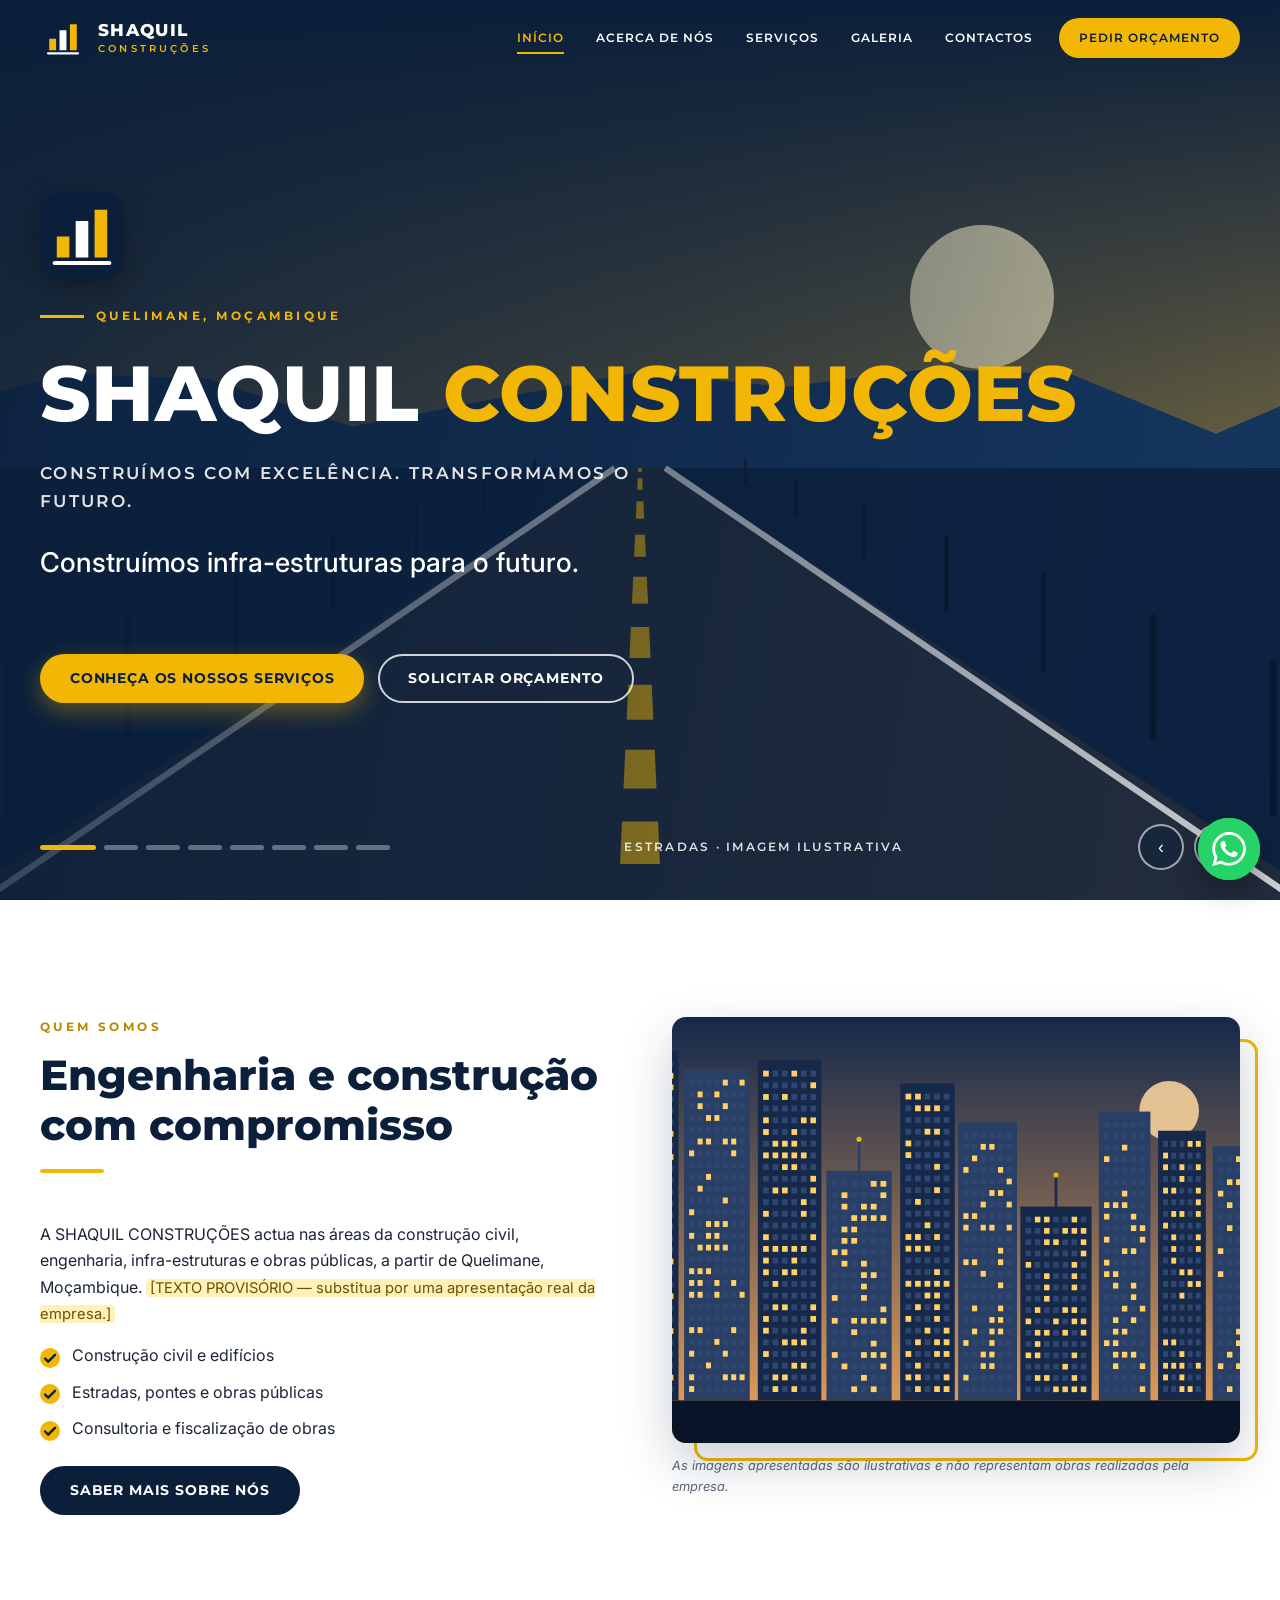
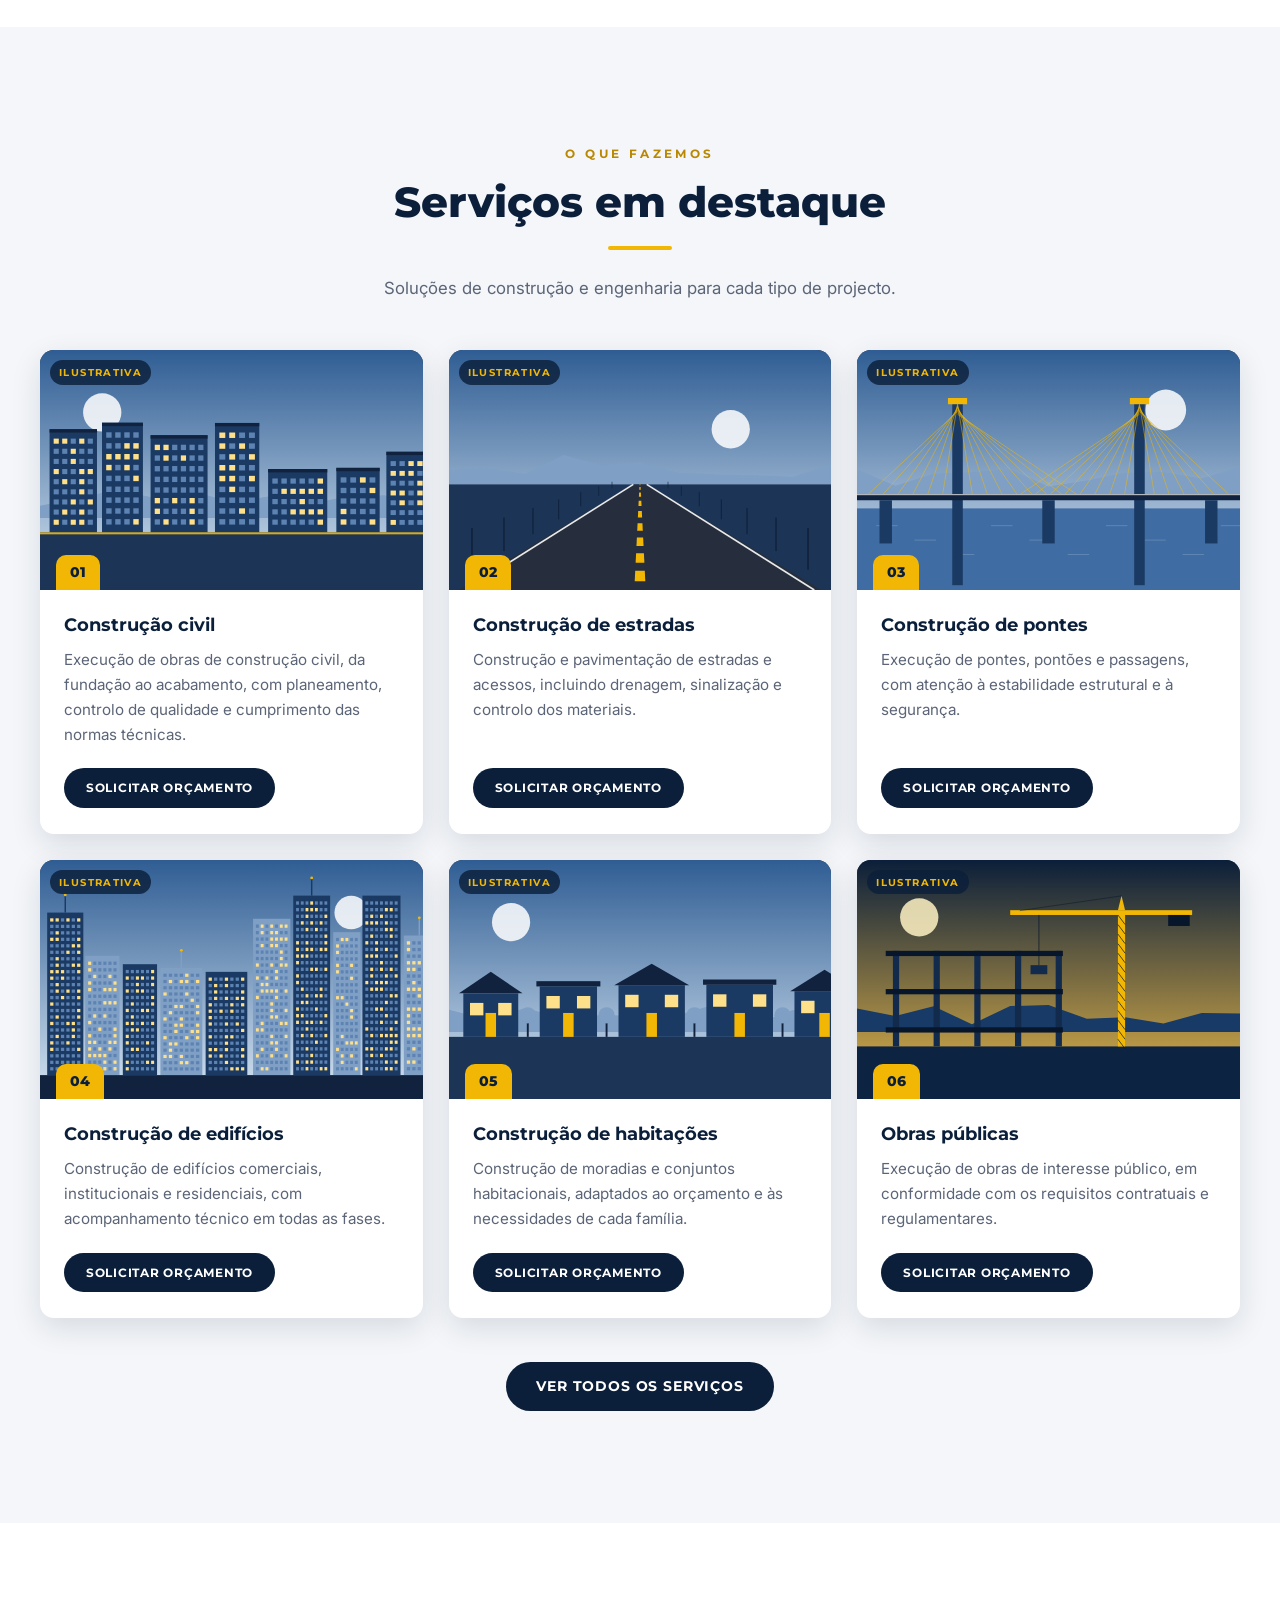
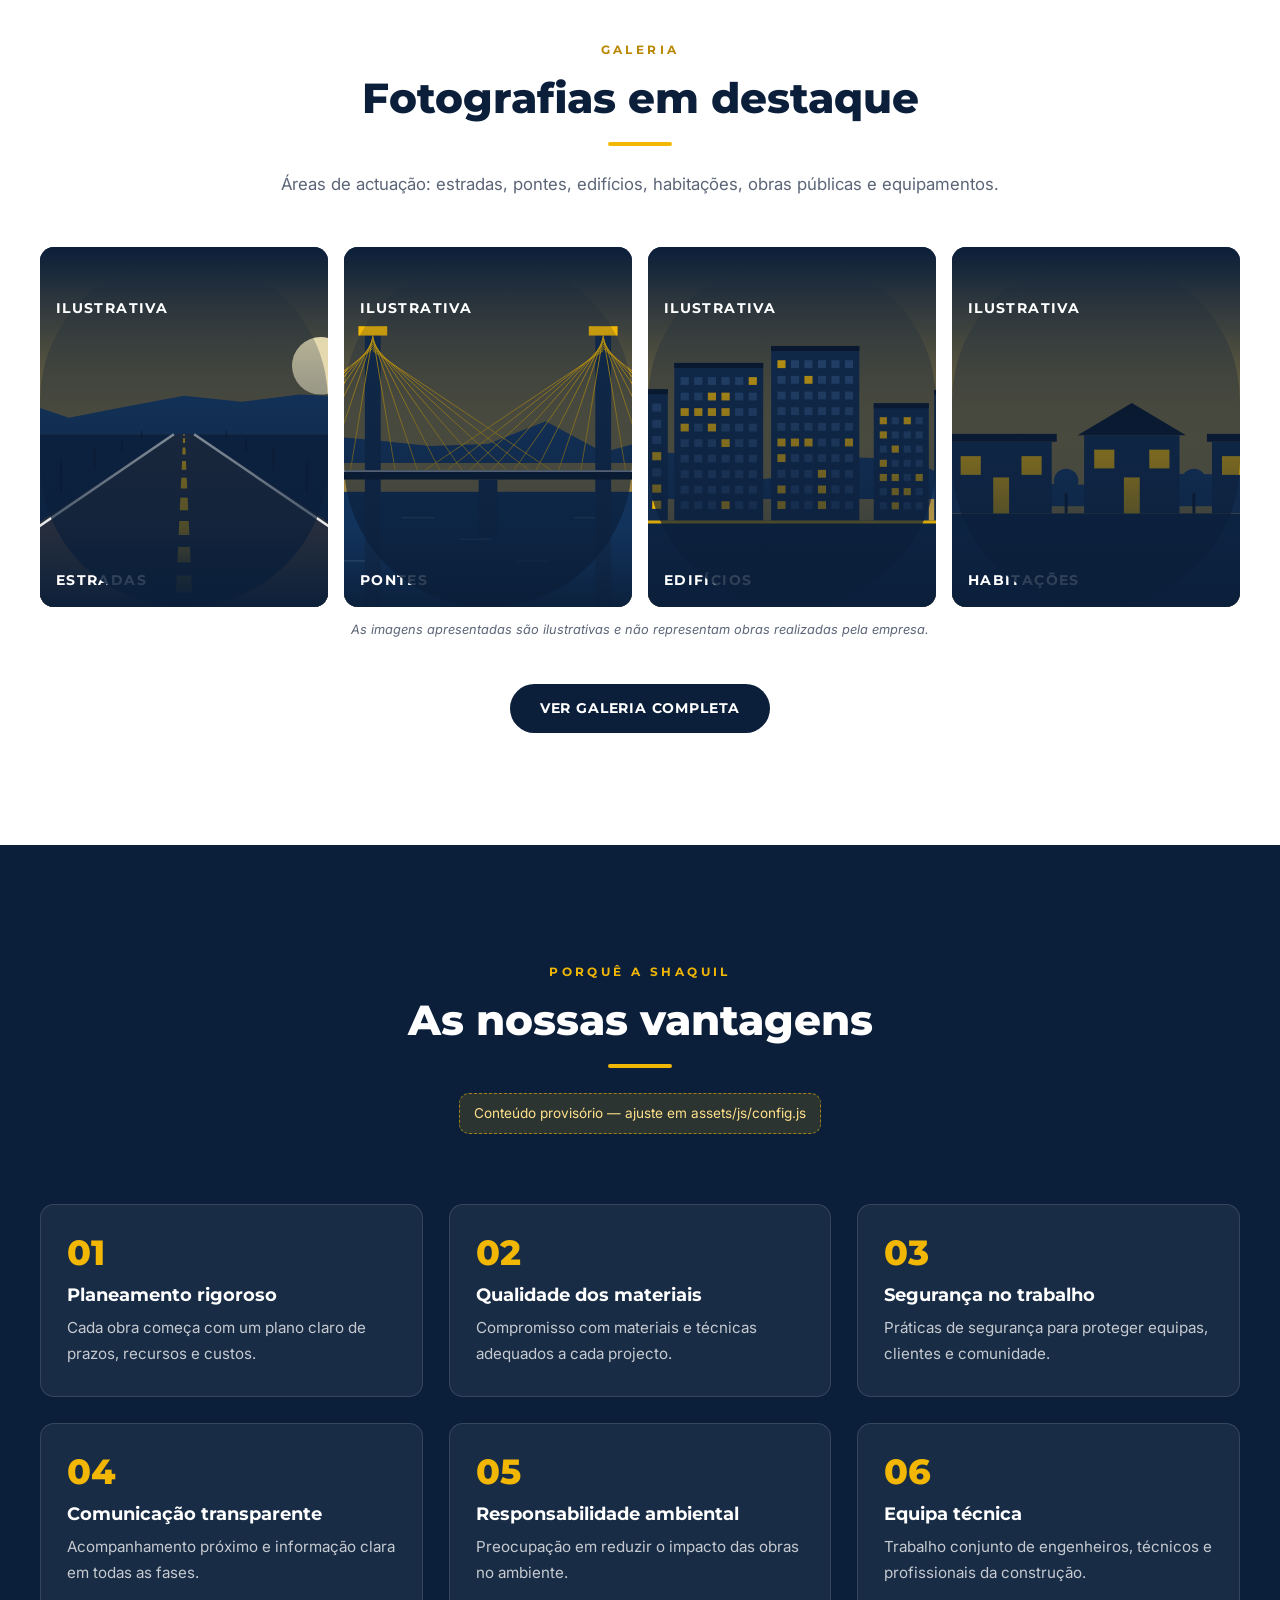
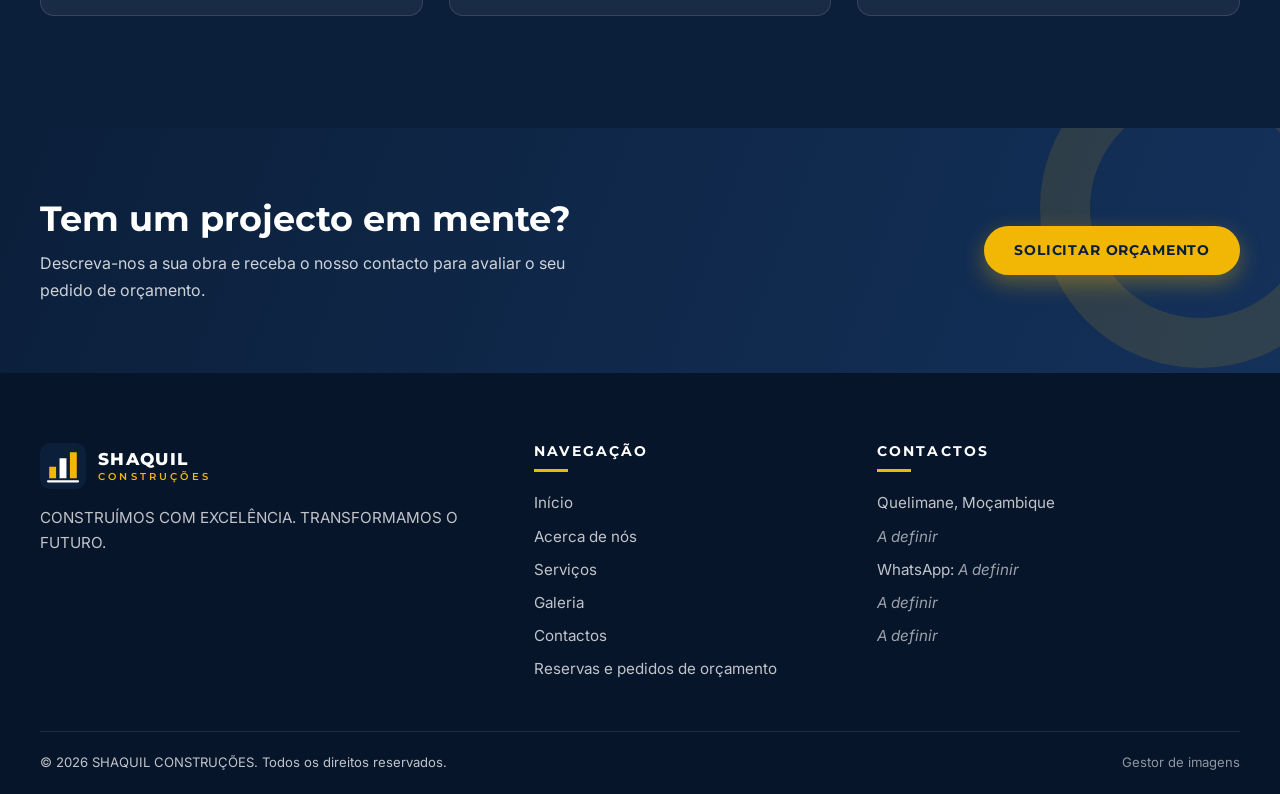
<file: index.html>
<!doctype html>
<html lang="pt-MZ">
<head>
<meta charset="utf-8">
<meta name="viewport" content="width=device-width, initial-scale=1">
<title>SHAQUIL CONSTRUÇÕES — Construção civil e engenharia em Quelimane</title>
<meta name="description" content="SHAQUIL CONSTRUÇÕES: construção civil, engenharia, infra-estruturas e obras públicas em Quelimane, Moçambique. Peça o seu orçamento.">
<meta name="theme-color" content="#0B1F3A">
<meta property="og:type" content="website">
<meta property="og:locale" content="pt_MZ">
<meta property="og:site_name" content="SHAQUIL CONSTRUÇÕES">
<meta property="og:title" content="SHAQUIL CONSTRUÇÕES — Construção civil e engenharia em Quelimane">
<meta property="og:description" content="SHAQUIL CONSTRUÇÕES: construção civil, engenharia, infra-estruturas e obras públicas em Quelimane, Moçambique. Peça o seu orçamento.">
<link rel="icon" href="assets/images/favicon.svg" type="image/svg+xml">
<link rel="preconnect" href="https://fonts.googleapis.com">
<link rel="preconnect" href="https://fonts.gstatic.com" crossorigin>
<link href="https://fonts.googleapis.com/css2?family=Inter:wght@400;500;600&amp;family=Montserrat:wght@600;700;800&amp;display=swap" rel="stylesheet">
<link rel="stylesheet" href="assets/css/style.css">
</head>
<body data-pagina="inicio">
<noscript><p style="padding:90px 20px 20px;text-align:center">Este website precisa de JavaScript activo para apresentar os conteúdos.</p></noscript>
<main id="conteudo">
<section class="hero" id="hero" aria-label="Apresentação">
  <div class="hero-slides" id="hero-slides"></div>
  <div class="container">
    <img class="hero-logo" id="hero-logo" src="assets/images/logo-marca.svg" alt="Logótipo SHAQUIL CONSTRUÇÕES" width="84" height="84">
    <span class="hero-etiqueta" data-cfg="empresa.cidade">Quelimane, Moçambique</span>
    <h1><b data-cfg="empresa.nomeCurto">SHAQUIL</b> <span data-cfg="empresa.sufixo">CONSTRUÇÕES</span></h1>
    <p class="hero-slogan" data-cfg="empresa.slogan">CONSTRUÍMOS COM EXCELÊNCIA. TRANSFORMAMOS O FUTURO.</p>
    <div class="hero-frase" id="hero-frase"><span class="activo">Construímos infra-estruturas para o futuro.</span></div>
    <div class="hero-botoes">
      <a class="btn btn-ouro" href="servicos.html">Conheça os nossos serviços</a>
      <a class="btn btn-contorno" href="orcamento.html">Solicitar orçamento</a>
    </div>
  </div>
  <div class="hero-controlos"><div class="container">
    <div class="pontos" id="hero-pontos"></div>
    <span class="hero-legenda" id="hero-legenda"></span>
    <div class="setas">
      <button class="seta" id="hero-ant" type="button" aria-label="Imagem anterior">‹</button>
      <button class="seta" id="hero-seg" type="button" aria-label="Imagem seguinte">›</button>
    </div>
  </div></div>
</section>

<section class="secao" id="apresentacao">
  <div class="container duas-col">
    <div class="rev">
      <div class="cab-secao">
        <span class="sobretitulo">Quem somos</span>
        <h2 data-cfg="inicio.apresentacaoTitulo">Engenharia e construção com compromisso</h2>
      </div>
      <p data-cfg-html="inicio.apresentacaoTexto">A SHAQUIL CONSTRUÇÕES actua nas áreas da construção civil, engenharia, infra-estruturas e obras públicas.</p>
      <ul class="lista-ticks"><li>Construção civil e edifícios</li><li>Estradas, pontes e obras públicas</li><li>Consultoria e fiscalização de obras</li></ul>
      <a class="btn btn-marinho" href="sobre.html">Saber mais sobre nós</a>
    </div>
    <div class="rev rev-d2">
      <div class="imagem-moldura"><img id="apres-img" src="assets/images/edificios/arranha-ceus-3.svg" alt="Imagem ilustrativa de edifícios" loading="lazy"></div>
      <p class="nota-ilustrativa" id="apres-nota"></p>
    </div>
  </div>
</section>

<section class="secao secao-cinza" id="servicos-destaque">
  <div class="container">
    <div class="cab-secao centro rev">
      <span class="sobretitulo">O que fazemos</span>
      <h2>Serviços em destaque</h2>
      <p>Soluções de construção e engenharia para cada tipo de projecto.</p>
    </div>
    <div class="grelha grelha-3" id="serv-destaque"></div>
    <div class="centro-btn"><a class="btn btn-marinho" href="servicos.html">Ver todos os serviços</a></div>
  </div>
</section>

<section class="secao" id="galeria-destaque">
  <div class="container">
    <div class="cab-secao centro rev">
      <span class="sobretitulo">Galeria</span>
      <h2>Fotografias em destaque</h2>
      <p>Áreas de actuação: estradas, pontes, edifícios, habitações, obras públicas e equipamentos.</p>
    </div>
    <div class="destaques" id="gal-destaque"></div>
    <p class="nota-ilustrativa" id="gal-nota" style="text-align:center"></p>
    <div class="centro-btn"><a class="btn btn-marinho" href="galeria.html">Ver galeria completa</a></div>
  </div>
</section>

<section class="secao secao-marinho" id="vantagens">
  <div class="container">
    <div class="cab-secao centro rev">
      <span class="sobretitulo">Porquê a SHAQUIL</span>
      <h2>As nossas vantagens</h2>
      <span class="aviso-provisorio">Conteúdo provisório — ajuste em assets/js/config.js</span>
    </div>
    <div class="grelha vantagens" id="vantagens-grelha"></div>
  </div>
</section>

<section class="secao secao-cinza" id="testemunhos">
  <div class="container">
    <div class="cab-secao centro rev"><span class="sobretitulo">Testemunhos</span><h2>O que dizem os nossos clientes</h2></div>
    <div class="grelha grelha-3" id="testemunhos-grelha"></div>
  </div>
</section>

<section class="cta">
  <div class="container">
    <div><h2 data-cfg="textos.ctaTitulo">Tem um projecto em mente?</h2>
    <p data-cfg="textos.ctaTexto">Descreva-nos a sua obra e receba o nosso contacto para avaliar o seu pedido de orçamento.</p></div>
    <a class="btn btn-ouro" href="orcamento.html">Solicitar orçamento</a>
  </div>
</section>

</main>
<script src="assets/js/config.js"></script>
<script src="assets/js/imagens.js"></script>
<script src="assets/js/armazenamento.js"></script>
<script src="assets/js/app.js"></script>
</body>
</html>
</file>
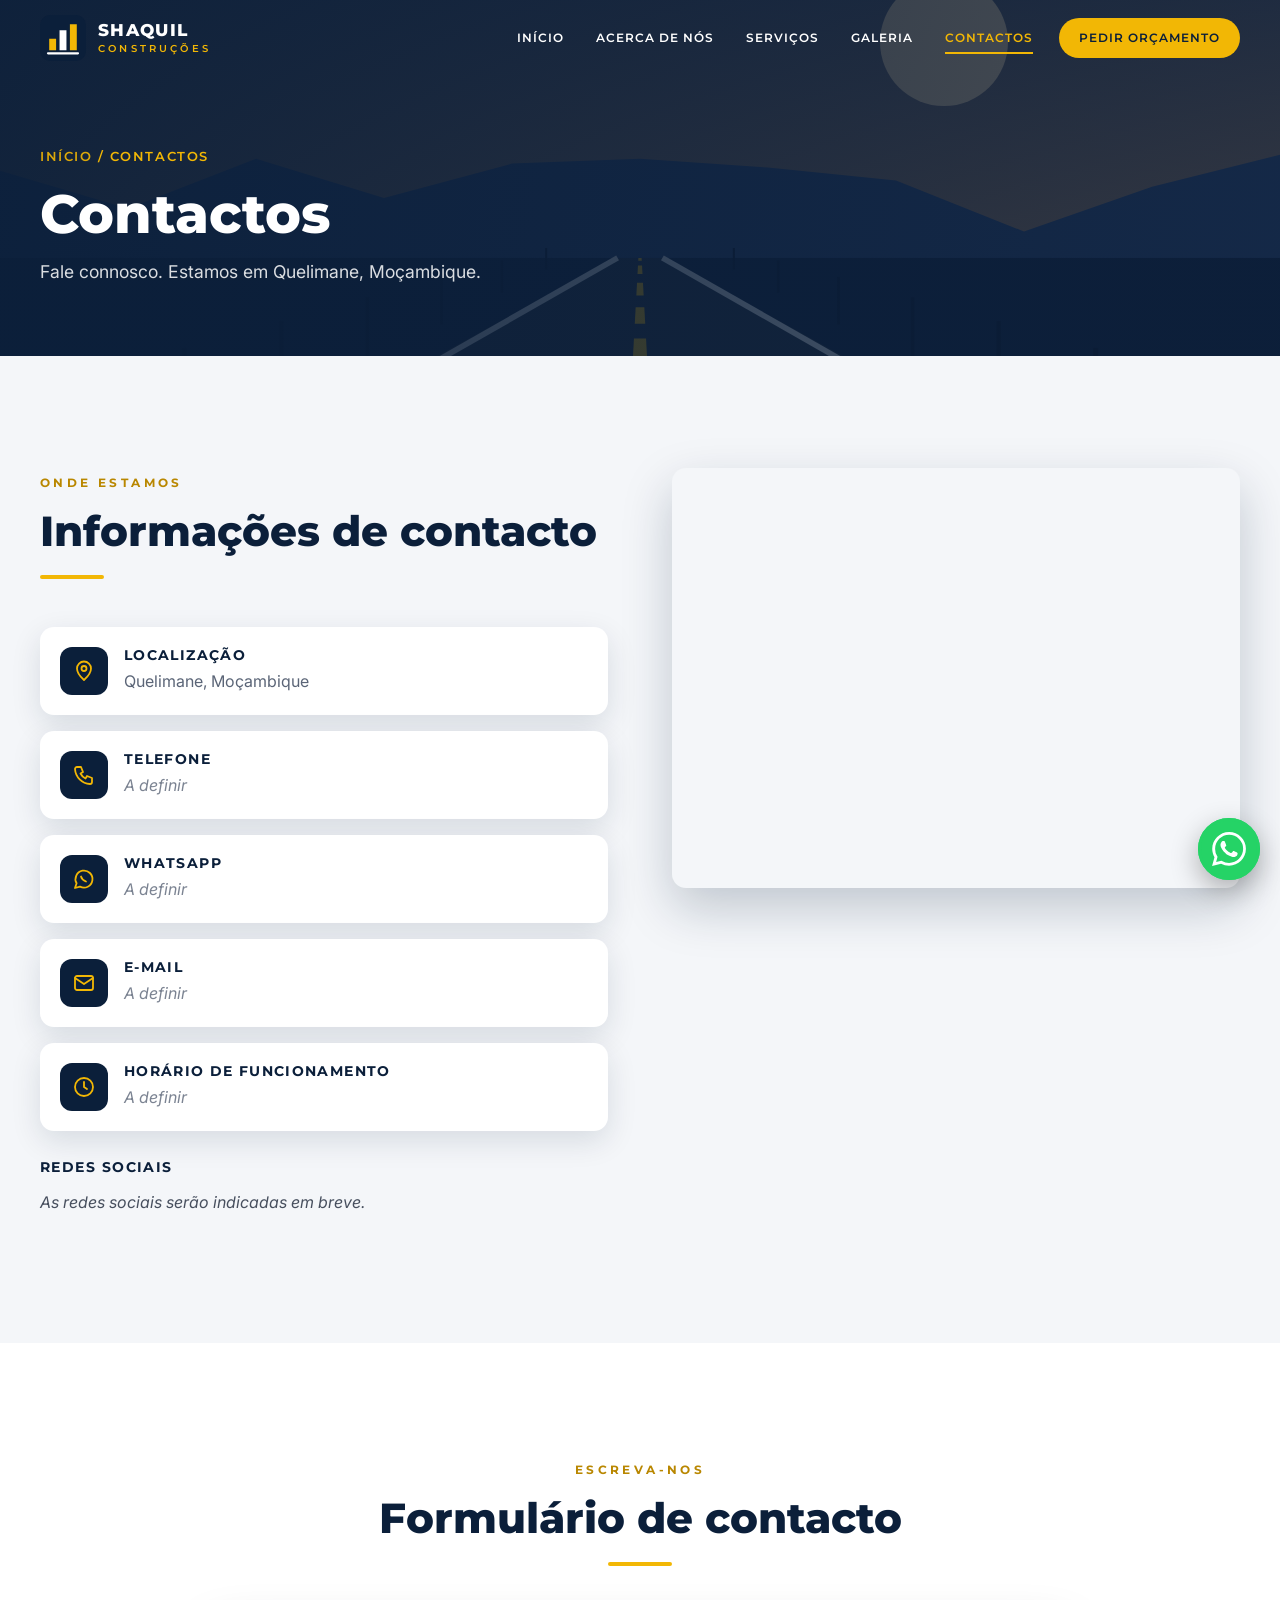
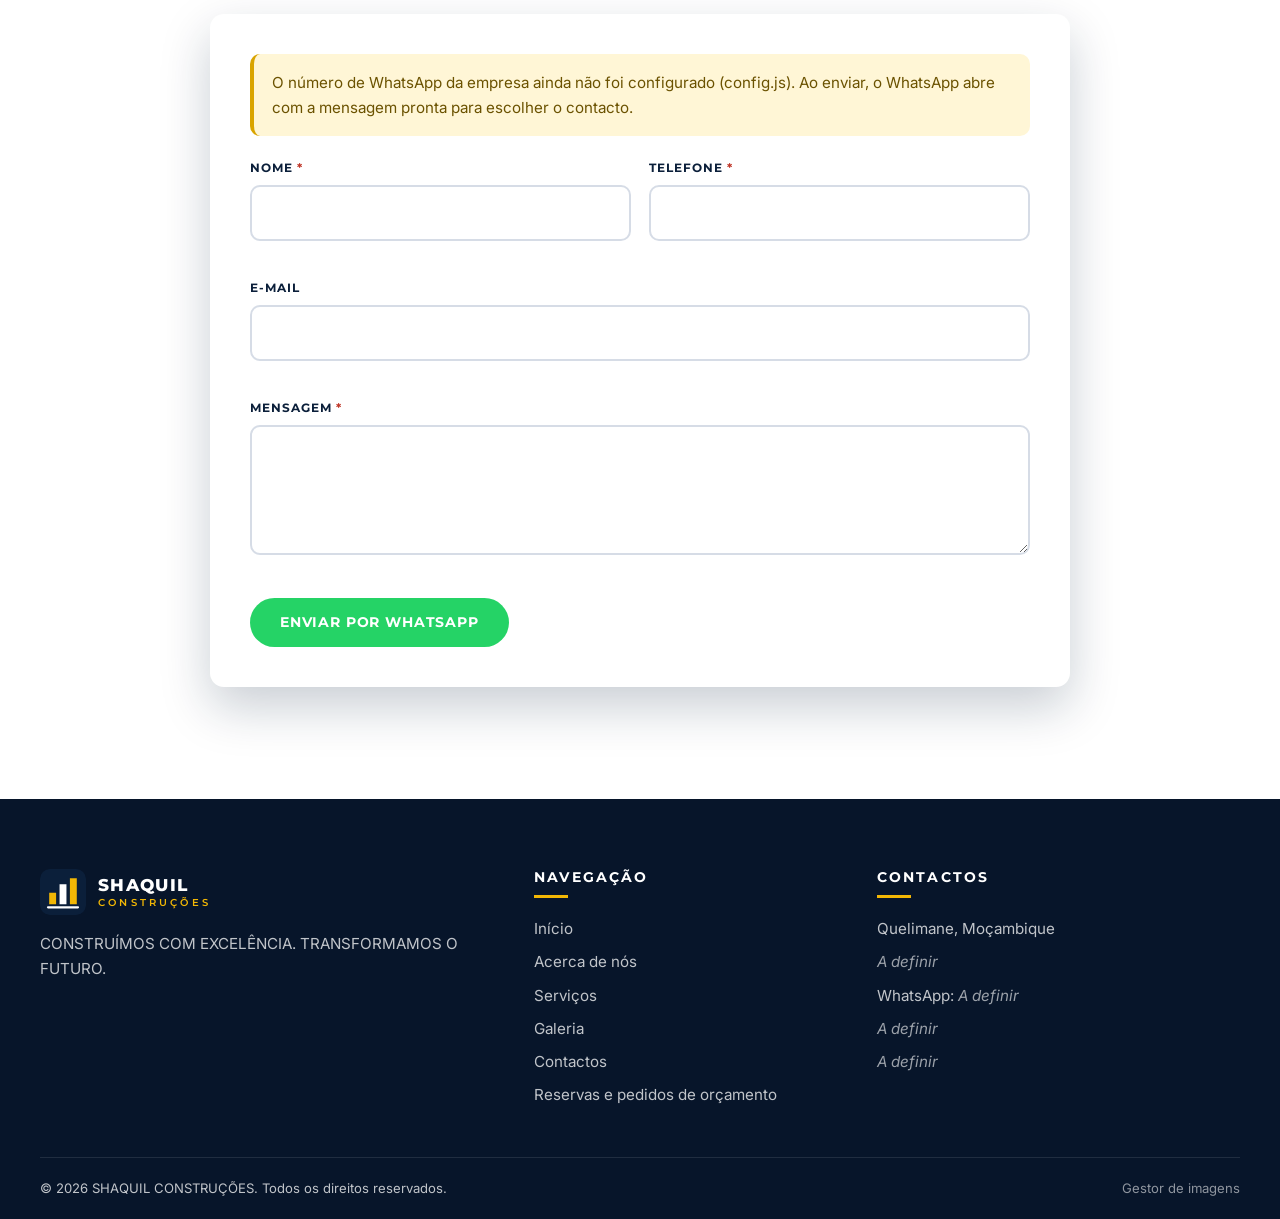
<file: contactos.html>
<!doctype html>
<html lang="pt-MZ">
<head>
<meta charset="utf-8">
<meta name="viewport" content="width=device-width, initial-scale=1">
<title>Contactos — SHAQUIL CONSTRUÇÕES</title>
<meta name="description" content="Contacte a SHAQUIL CONSTRUÇÕES em Quelimane, Moçambique: telefone, WhatsApp, e-mail, endereço, horário e mapa.">
<meta name="theme-color" content="#0B1F3A">
<meta property="og:type" content="website">
<meta property="og:locale" content="pt_MZ">
<meta property="og:site_name" content="SHAQUIL CONSTRUÇÕES">
<meta property="og:title" content="Contactos — SHAQUIL CONSTRUÇÕES">
<meta property="og:description" content="Contacte a SHAQUIL CONSTRUÇÕES em Quelimane, Moçambique: telefone, WhatsApp, e-mail, endereço, horário e mapa.">
<link rel="icon" href="assets/images/favicon.svg" type="image/svg+xml">
<link rel="preconnect" href="https://fonts.googleapis.com">
<link rel="preconnect" href="https://fonts.gstatic.com" crossorigin>
<link href="https://fonts.googleapis.com/css2?family=Inter:wght@400;500;600&amp;family=Montserrat:wght@600;700;800&amp;display=swap" rel="stylesheet">
<link rel="stylesheet" href="assets/css/style.css">
</head>
<body data-pagina="contactos">
<noscript><p style="padding:90px 20px 20px;text-align:center">Este website precisa de JavaScript activo para apresentar os conteúdos.</p></noscript>
<main id="conteudo">
<section class="pag-hero" data-hero-img="contactos">
  <div class="container">
    <div class="migalhas"><a href="index.html">Início</a> / Contactos</div>
    <h1>Contactos</h1>
    <p>Fale connosco. Estamos em Quelimane, Moçambique.</p>
  </div>
</section>

<section class="secao secao-cinza">
  <div class="container duas-col" style="align-items:start">
    <div class="rev">
      <div class="cab-secao"><span class="sobretitulo">Onde estamos</span><h2>Informações de contacto</h2></div>
      <div class="contacto-lista" id="contacto-lista"></div>
      <h3 style="margin:28px 0 12px;font-size:.9rem;letter-spacing:.1em;text-transform:uppercase">Redes sociais</h3>
      <div id="contacto-redes"></div>
    </div>
    <div class="mapa rev rev-d2"><iframe id="mapa-iframe" title="Mapa de localização — Quelimane, Moçambique" loading="lazy" referrerpolicy="no-referrer-when-downgrade"></iframe></div>
  </div>
</section>

<section class="secao">
  <div class="container" style="max-width:860px">
    <div class="cab-secao centro rev"><span class="sobretitulo">Escreva-nos</span><h2>Formulário de contacto</h2></div>
    <div class="form-cartao rev">
      <div class="alerta alerta-aviso" id="aviso-wa" hidden></div>
      <div class="alerta" id="resultado" role="status" hidden></div>
      <form id="form-contacto" novalidate>
        <div class="campos">
          <div class="campo"><label for="c-nome">Nome <span class="obr">*</span></label>
            <input id="c-nome" name="nome" type="text" autocomplete="name" required data-rotulo="Nome"><span class="erro-msg" aria-live="polite"></span></div>
          <div class="campo"><label for="c-tel">Telefone <span class="obr">*</span></label>
            <input id="c-tel" name="telefone" type="tel" autocomplete="tel" required data-rotulo="Telefone"><span class="erro-msg" aria-live="polite"></span></div>
          <div class="campo largo"><label for="c-email">E-mail</label>
            <input id="c-email" name="email" type="email" autocomplete="email" data-rotulo="E-mail"><span class="erro-msg" aria-live="polite"></span></div>
          <div class="campo largo"><label for="c-msg">Mensagem <span class="obr">*</span></label>
            <textarea id="c-msg" name="mensagem" required data-rotulo="Mensagem"></textarea><span class="erro-msg" aria-live="polite"></span></div>
        </div>
        <div class="form-acoes">
          <button class="btn btn-wa" id="btn-wa" type="button">Enviar por WhatsApp</button>
          <button class="btn btn-marinho" id="btn-ext" type="button" hidden>Enviar por formulário</button>
        </div>
      </form>
    </div>
  </div>
</section>

</main>
<script src="assets/js/config.js"></script>
<script src="assets/js/imagens.js"></script>
<script src="assets/js/armazenamento.js"></script>
<script src="assets/js/app.js"></script>
</body>
</html>
</file>
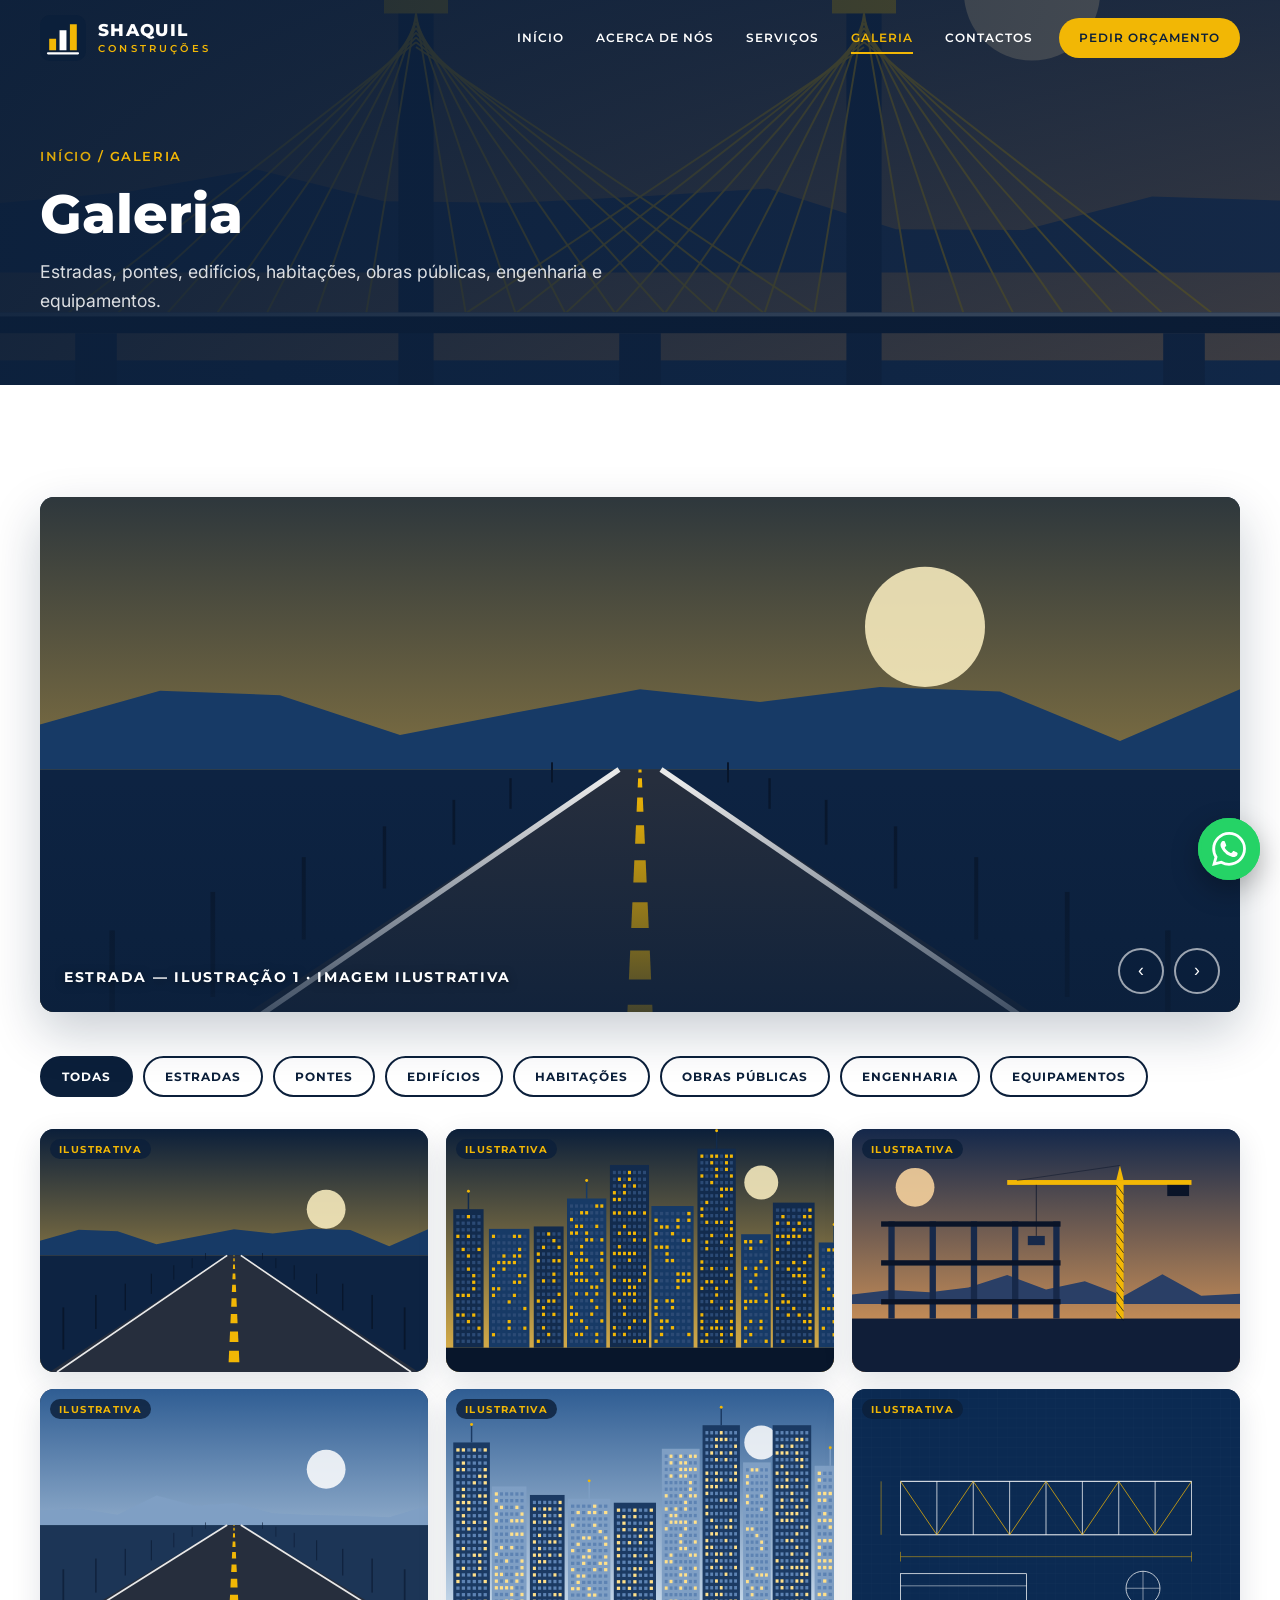
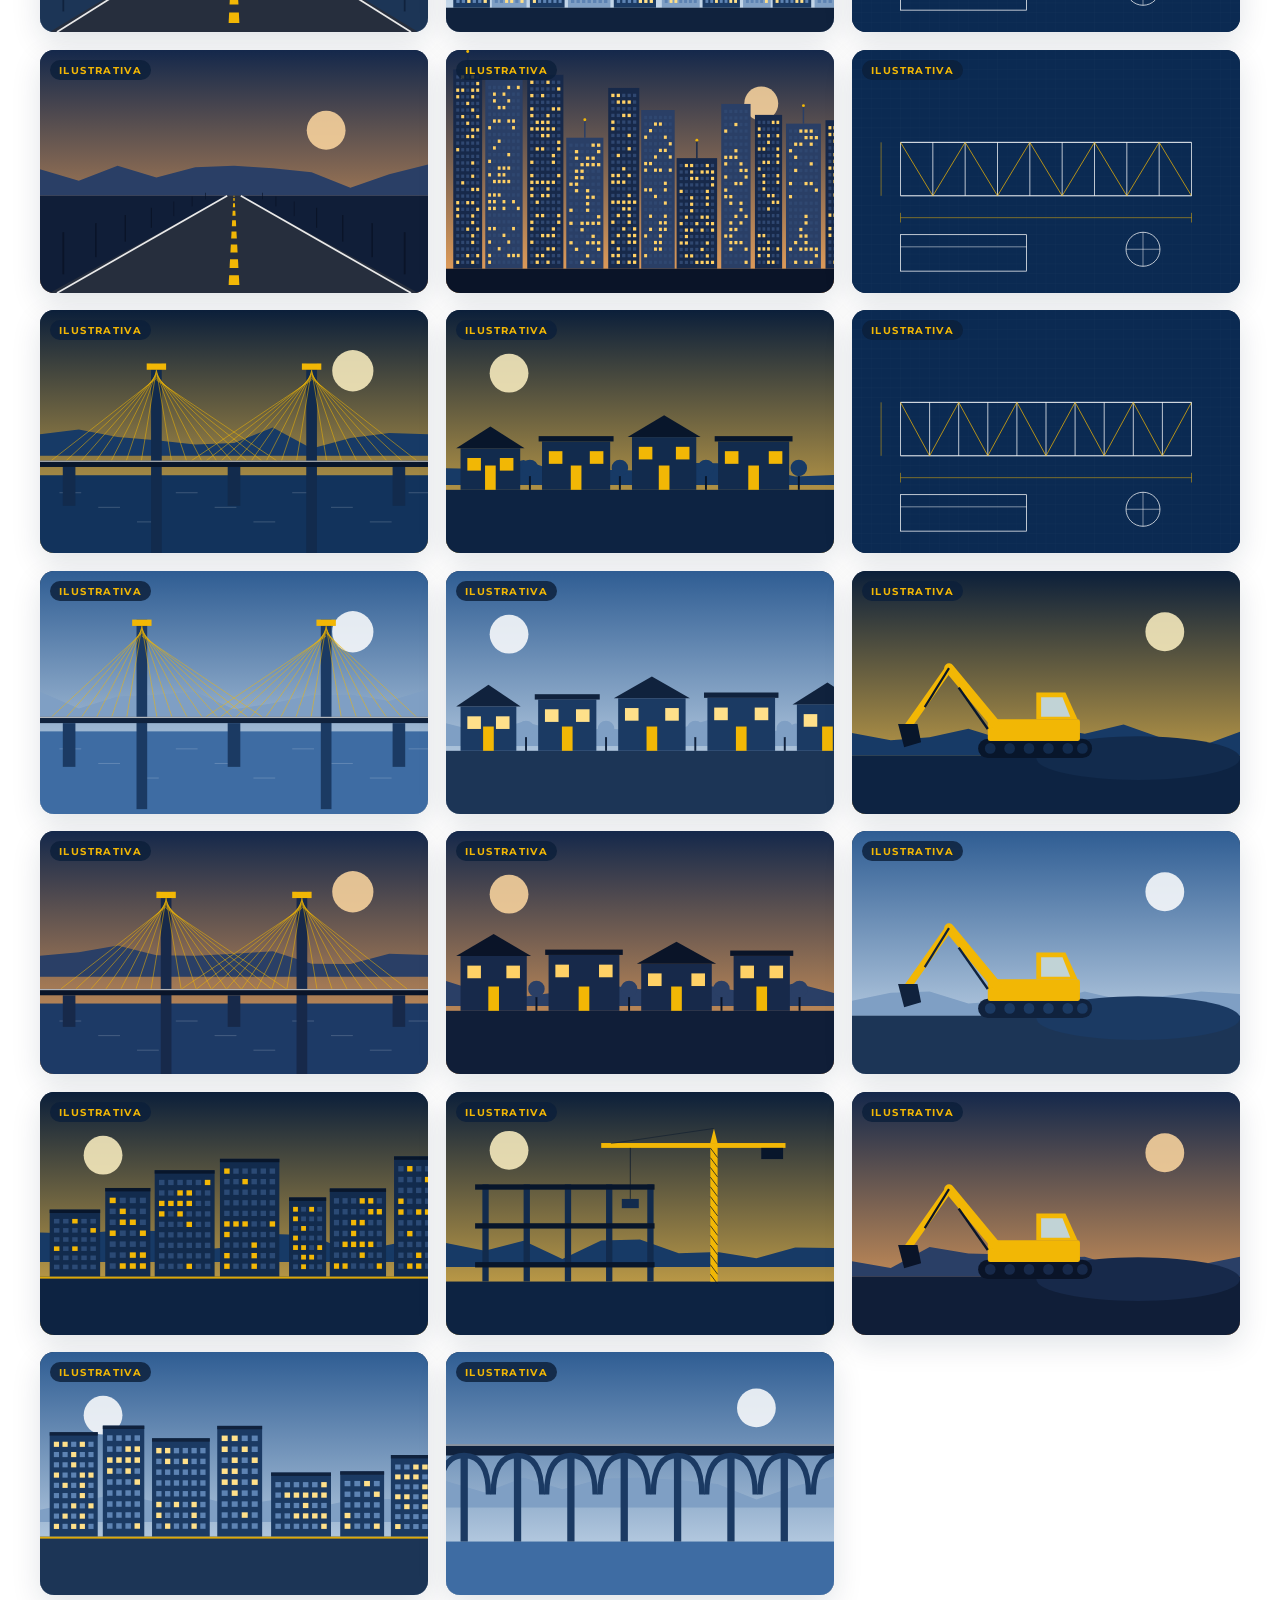
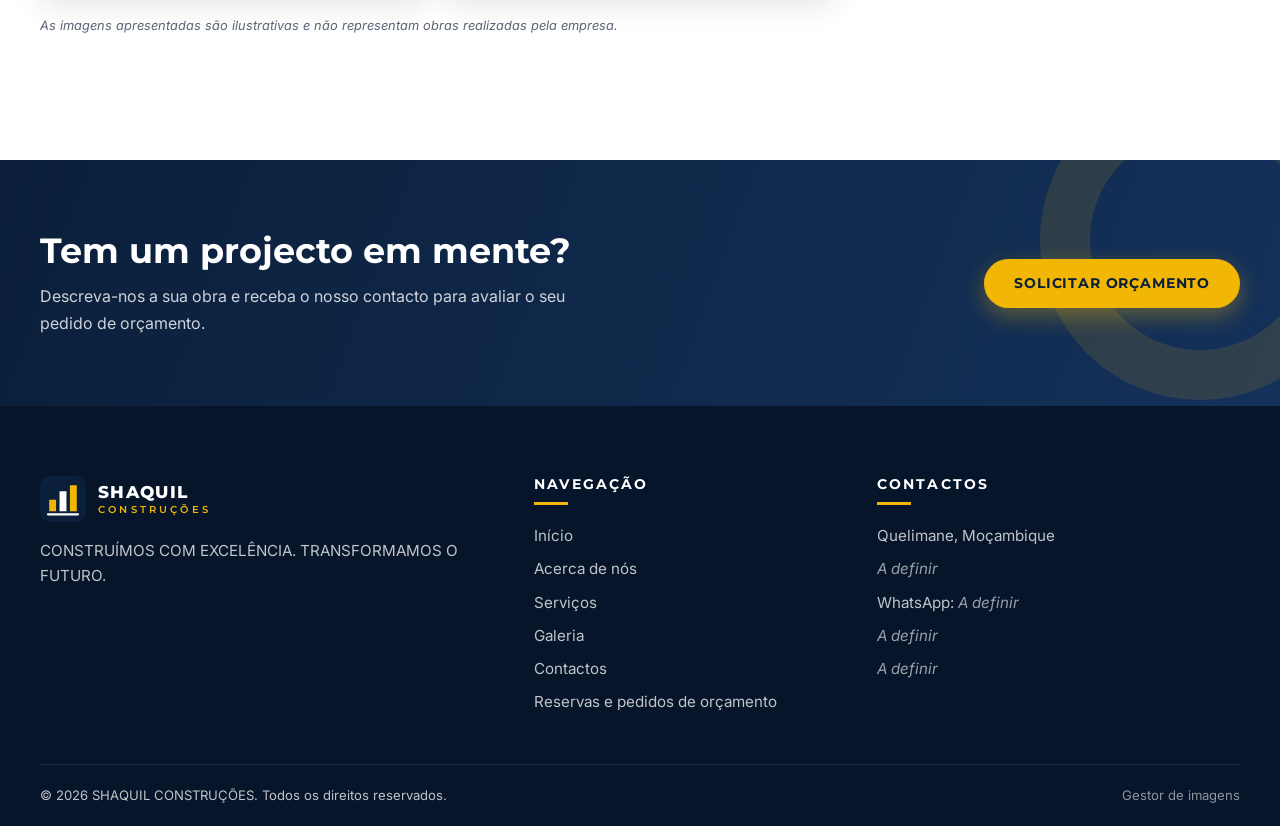
<file: galeria.html>
<!doctype html>
<html lang="pt-MZ">
<head>
<meta charset="utf-8">
<meta name="viewport" content="width=device-width, initial-scale=1">
<title>Galeria — SHAQUIL CONSTRUÇÕES</title>
<meta name="description" content="Galeria de imagens: estradas, pontes, edifícios, habitações, obras públicas, engenharia e equipamentos.">
<meta name="theme-color" content="#0B1F3A">
<meta property="og:type" content="website">
<meta property="og:locale" content="pt_MZ">
<meta property="og:site_name" content="SHAQUIL CONSTRUÇÕES">
<meta property="og:title" content="Galeria — SHAQUIL CONSTRUÇÕES">
<meta property="og:description" content="Galeria de imagens: estradas, pontes, edifícios, habitações, obras públicas, engenharia e equipamentos.">
<link rel="icon" href="assets/images/favicon.svg" type="image/svg+xml">
<link rel="preconnect" href="https://fonts.googleapis.com">
<link rel="preconnect" href="https://fonts.gstatic.com" crossorigin>
<link href="https://fonts.googleapis.com/css2?family=Inter:wght@400;500;600&amp;family=Montserrat:wght@600;700;800&amp;display=swap" rel="stylesheet">
<link rel="stylesheet" href="assets/css/style.css">
</head>
<body data-pagina="galeria">
<noscript><p style="padding:90px 20px 20px;text-align:center">Este website precisa de JavaScript activo para apresentar os conteúdos.</p></noscript>
<main id="conteudo">
<section class="pag-hero" data-hero-img="galeria">
  <div class="container">
    <div class="migalhas"><a href="index.html">Início</a> / Galeria</div>
    <h1>Galeria</h1>
    <p>Estradas, pontes, edifícios, habitações, obras públicas, engenharia e equipamentos.</p>
  </div>
</section>

<section class="secao">
  <div class="container">
    <div class="mini-carrossel rev" id="gal-carrossel" aria-label="Carrossel de imagens">
      <div class="hero-slides" id="gal-slides"></div>
      <span class="legenda" id="gal-legenda"></span>
      <div class="setas"><button class="seta" id="gal-ant" type="button" aria-label="Imagem anterior">‹</button><button class="seta" id="gal-seg" type="button" aria-label="Imagem seguinte">›</button></div>
    </div>
    <div class="filtros" id="filtros" role="group" aria-label="Filtrar por categoria"></div>
    <div class="galeria-grelha" id="galeria-grelha"></div>
    <p class="nota-ilustrativa" id="gal-aviso" style="margin-top:20px"></p>
  </div>
</section>
<section class="cta">
  <div class="container">
    <div><h2 data-cfg="textos.ctaTitulo">Tem um projecto em mente?</h2>
    <p data-cfg="textos.ctaTexto">Descreva-nos a sua obra e receba o nosso contacto para avaliar o seu pedido de orçamento.</p></div>
    <a class="btn btn-ouro" href="orcamento.html">Solicitar orçamento</a>
  </div>
</section>

</main>
<script src="assets/js/config.js"></script>
<script src="assets/js/imagens.js"></script>
<script src="assets/js/armazenamento.js"></script>
<script src="assets/js/app.js"></script>
</body>
</html>
</file>
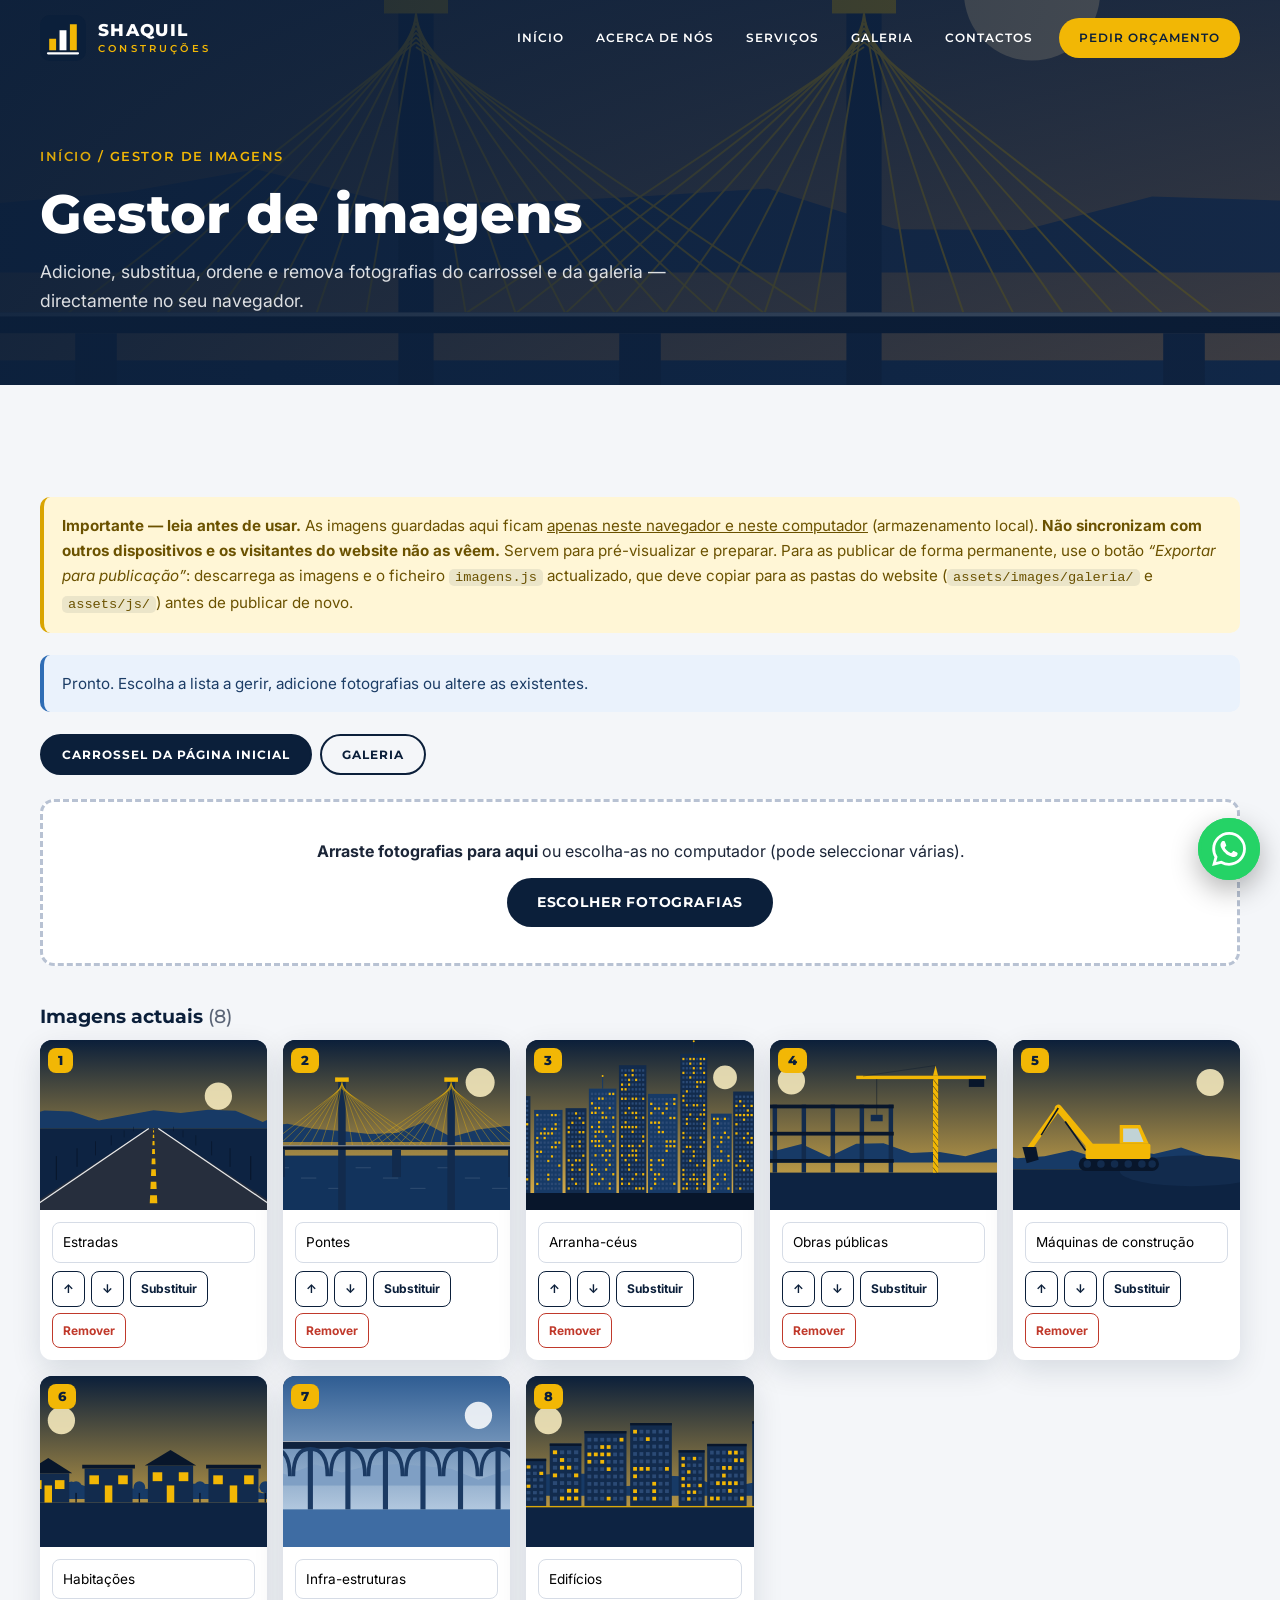
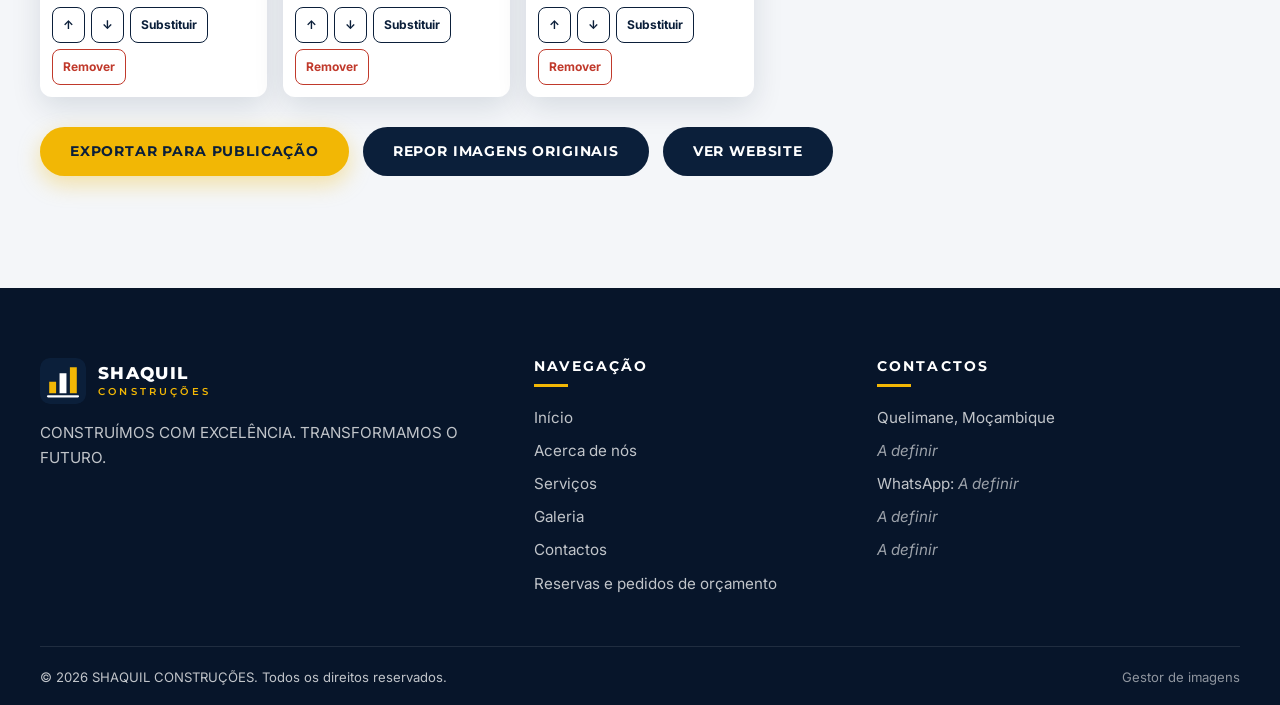
<file: gestor-imagens.html>
<!doctype html>
<html lang="pt-MZ">
<head>
<meta charset="utf-8">
<meta name="viewport" content="width=device-width, initial-scale=1">
<title>Gestor de imagens — SHAQUIL CONSTRUÇÕES</title>
<meta name="description" content="Ferramenta local para gerir as imagens do carrossel e da galeria.">
<meta name="theme-color" content="#0B1F3A">
<meta property="og:type" content="website">
<meta property="og:locale" content="pt_MZ">
<meta property="og:site_name" content="SHAQUIL CONSTRUÇÕES">
<meta property="og:title" content="Gestor de imagens — SHAQUIL CONSTRUÇÕES">
<meta property="og:description" content="Ferramenta local para gerir as imagens do carrossel e da galeria.">
<meta name="robots" content="noindex, nofollow">
<link rel="icon" href="assets/images/favicon.svg" type="image/svg+xml">
<link rel="preconnect" href="https://fonts.googleapis.com">
<link rel="preconnect" href="https://fonts.gstatic.com" crossorigin>
<link href="https://fonts.googleapis.com/css2?family=Inter:wght@400;500;600&amp;family=Montserrat:wght@600;700;800&amp;display=swap" rel="stylesheet">
<link rel="stylesheet" href="assets/css/style.css">
</head>
<body data-pagina="gestor">
<noscript><p style="padding:90px 20px 20px;text-align:center">Este website precisa de JavaScript activo para apresentar os conteúdos.</p></noscript>
<main id="conteudo">
<section class="pag-hero" data-hero-img="galeria">
  <div class="container">
    <div class="migalhas"><a href="index.html">Início</a> / Gestor de imagens</div>
    <h1>Gestor de imagens</h1>
    <p>Adicione, substitua, ordene e remova fotografias do carrossel e da galeria — directamente no seu navegador.</p>
  </div>
</section>

<section class="secao secao-cinza">
  <div class="container">
    <div class="alerta alerta-aviso">
      <strong>Importante — leia antes de usar.</strong> As imagens guardadas aqui ficam <u>apenas neste navegador e neste computador</u>
      (armazenamento local). <strong>Não sincronizam com outros dispositivos e os visitantes do website não as vêem.</strong>
      Servem para pré-visualizar e preparar. Para as publicar de forma permanente, use o botão
      <em>“Exportar para publicação”</em>: descarrega as imagens e o ficheiro <code>imagens.js</code> actualizado, que deve copiar para as pastas
      do website (<code>assets/images/galeria/</code> e <code>assets/js/</code>) antes de publicar de novo.
    </div>
    <div class="alerta alerta-info" id="gestor-estado" role="status">A carregar…</div>

    <div class="tabs" role="tablist" aria-label="Lista a gerir">
      <button class="filtro activo" type="button" role="tab" data-lista="carrossel">Carrossel da página inicial</button>
      <button class="filtro" type="button" role="tab" data-lista="galeria">Galeria</button>
    </div>

    <div class="zona-largar" id="zona">
      <p style="margin:0 0 14px"><strong>Arraste fotografias para aqui</strong> ou escolha-as no computador (pode seleccionar várias).</p>
      <label class="btn btn-marinho" for="ficheiros">Escolher fotografias</label>
      <input id="ficheiros" class="sr-only" type="file" accept="image/*" multiple>
    </div>

    <div id="lote" hidden>
      <h3 style="margin-top:30px">Pré-visualização — confirme antes de adicionar</h3>
      <div class="preview-lote" id="lote-grelha"></div>
      <div class="form-acoes">
        <button class="btn btn-ouro" id="lote-ok" type="button">Adicionar à lista</button>
        <button class="btn btn-marinho" id="lote-cancel" type="button">Cancelar</button>
      </div>
    </div>

    <h3 style="margin-top:40px">Imagens actuais <span id="contagem" style="color:var(--cinzento);font-weight:500"></span></h3>
    <div class="gestor-grelha" id="gestor-lista"></div>

    <div class="form-acoes" style="margin-top:30px">
      <button class="btn btn-ouro" id="exportar" type="button">Exportar para publicação</button>
      <button class="btn btn-marinho" id="repor" type="button">Repor imagens originais</button>
      <a class="btn btn-marinho" href="index.html">Ver website</a>
    </div>
  </div>
</section>

</main>
<script src="assets/js/config.js"></script>
<script src="assets/js/imagens.js"></script>
<script src="assets/js/armazenamento.js"></script>
<script src="assets/js/app.js"></script>
<script src="assets/js/gestor.js"></script>
</body>
</html>
</file>
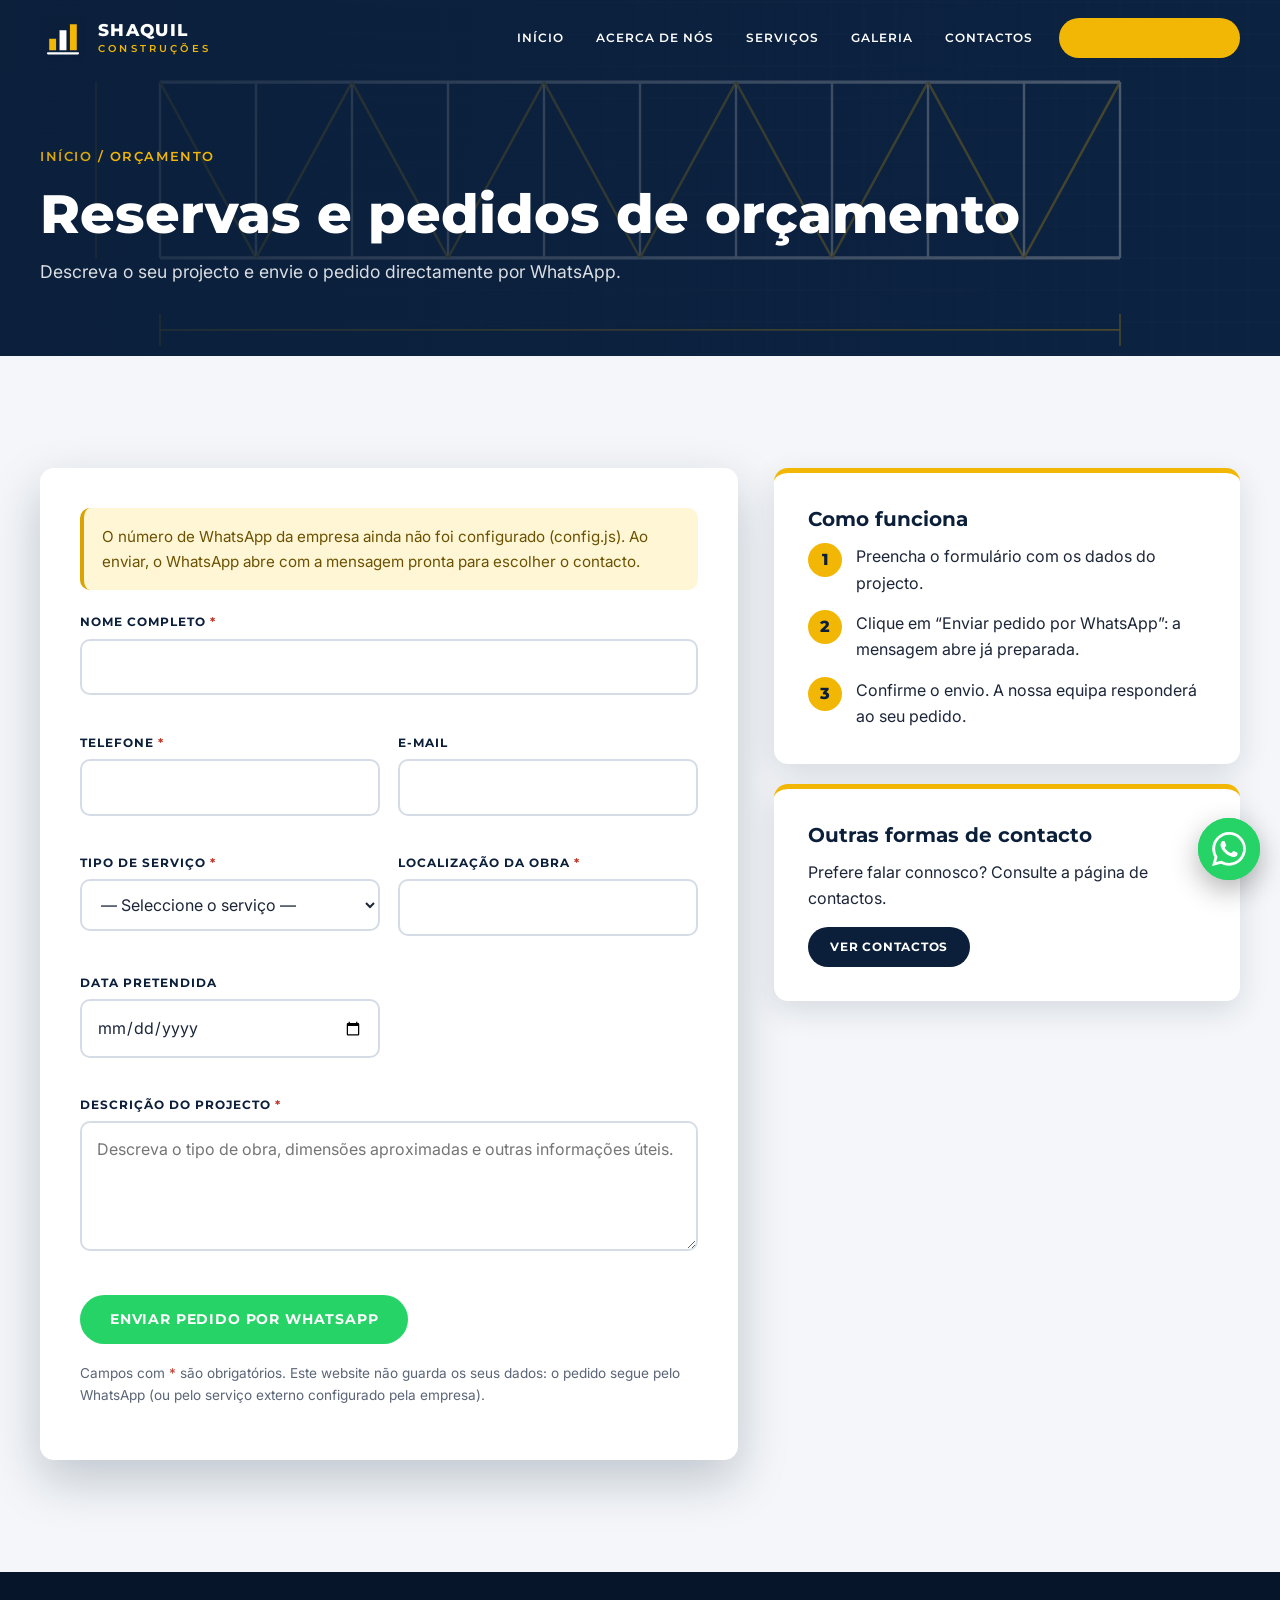
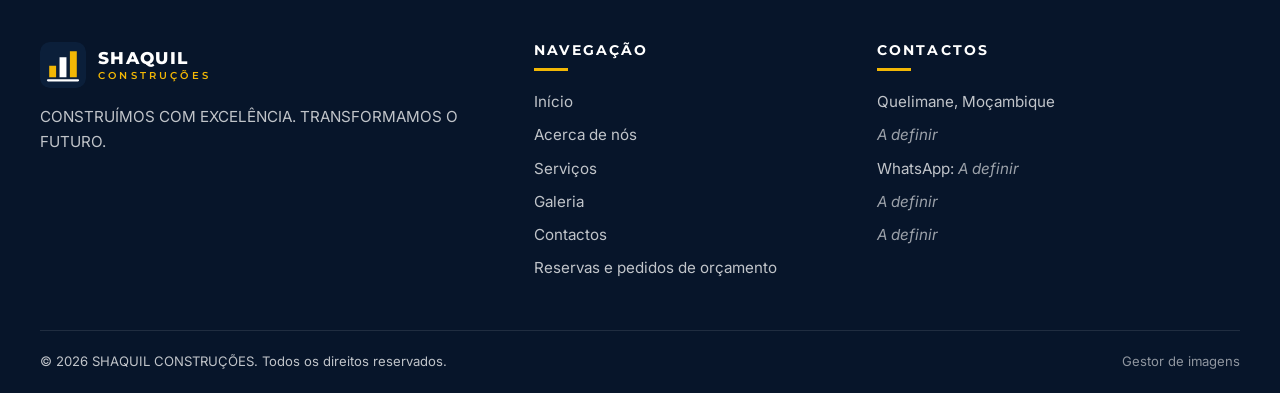
<file: orcamento.html>
<!doctype html>
<html lang="pt-MZ">
<head>
<meta charset="utf-8">
<meta name="viewport" content="width=device-width, initial-scale=1">
<title>Reservas e pedidos de orçamento — SHAQUIL CONSTRUÇÕES</title>
<meta name="description" content="Peça o seu orçamento à SHAQUIL CONSTRUÇÕES: preencha o formulário e envie o pedido por WhatsApp com a mensagem já preparada.">
<meta name="theme-color" content="#0B1F3A">
<meta property="og:type" content="website">
<meta property="og:locale" content="pt_MZ">
<meta property="og:site_name" content="SHAQUIL CONSTRUÇÕES">
<meta property="og:title" content="Reservas e pedidos de orçamento — SHAQUIL CONSTRUÇÕES">
<meta property="og:description" content="Peça o seu orçamento à SHAQUIL CONSTRUÇÕES: preencha o formulário e envie o pedido por WhatsApp com a mensagem já preparada.">
<link rel="icon" href="assets/images/favicon.svg" type="image/svg+xml">
<link rel="preconnect" href="https://fonts.googleapis.com">
<link rel="preconnect" href="https://fonts.gstatic.com" crossorigin>
<link href="https://fonts.googleapis.com/css2?family=Inter:wght@400;500;600&amp;family=Montserrat:wght@600;700;800&amp;display=swap" rel="stylesheet">
<link rel="stylesheet" href="assets/css/style.css">
</head>
<body data-pagina="orcamento">
<noscript><p style="padding:90px 20px 20px;text-align:center">Este website precisa de JavaScript activo para apresentar os conteúdos.</p></noscript>
<main id="conteudo">
<section class="pag-hero" data-hero-img="orcamento">
  <div class="container">
    <div class="migalhas"><a href="index.html">Início</a> / Orçamento</div>
    <h1>Reservas e pedidos de orçamento</h1>
    <p>Descreva o seu projecto e envie o pedido directamente por WhatsApp.</p>
  </div>
</section>

<section class="secao secao-cinza">
  <div class="container form-layout">
    <div class="form-cartao rev">
      <div class="alerta alerta-aviso" id="aviso-wa" hidden></div>
      <div class="alerta" id="resultado" role="status" hidden></div>
      <form id="form-orcamento" novalidate>
        <div class="campos">
          <div class="campo largo"><label for="nome">Nome completo <span class="obr">*</span></label>
            <input id="nome" name="nome" type="text" autocomplete="name" required data-rotulo="Nome"><span class="erro-msg" aria-live="polite"></span></div>
          <div class="campo"><label for="telefone">Telefone <span class="obr">*</span></label>
            <input id="telefone" name="telefone" type="tel" autocomplete="tel" required data-rotulo="Telefone"><span class="erro-msg" aria-live="polite"></span></div>
          <div class="campo"><label for="email">E-mail</label>
            <input id="email" name="email" type="email" autocomplete="email" data-rotulo="E-mail"><span class="erro-msg" aria-live="polite"></span></div>
          <div class="campo"><label for="servico">Tipo de serviço <span class="obr">*</span></label>
            <select id="servico" name="servico" required data-rotulo="Serviço"></select><span class="erro-msg" aria-live="polite"></span></div>
          <div class="campo"><label for="localizacao">Localização da obra <span class="obr">*</span></label>
            <input id="localizacao" name="localizacao" type="text" required data-rotulo="Localização da obra"><span class="erro-msg" aria-live="polite"></span></div>
          <div class="campo"><label for="data">Data pretendida</label>
            <input id="data" name="data" type="date" data-rotulo="Data pretendida"><span class="erro-msg" aria-live="polite"></span></div>
          <div class="campo largo"><label for="descricao">Descrição do projecto <span class="obr">*</span></label>
            <textarea id="descricao" name="descricao" required data-rotulo="Descrição do projecto" placeholder="Descreva o tipo de obra, dimensões aproximadas e outras informações úteis."></textarea><span class="erro-msg" aria-live="polite"></span></div>
        </div>
        <div class="form-acoes">
          <button class="btn btn-wa" id="btn-wa" type="button">Enviar pedido por WhatsApp</button>
          <button class="btn btn-marinho" id="btn-ext" type="button" hidden>Enviar por formulário</button>
        </div>
        <p class="form-nota">Campos com <span style="color:#c0392b">*</span> são obrigatórios. Este website não guarda os seus dados: o pedido segue pelo WhatsApp (ou pelo serviço externo configurado pela empresa).</p>
      </form>
    </div>
    <aside class="lateral rev rev-d2">
      <div class="bloco"><h3>Como funciona</h3>
        <ol class="passos"><li>Preencha o formulário com os dados do projecto.</li><li>Clique em “Enviar pedido por WhatsApp”: a mensagem abre já preparada.</li><li>Confirme o envio. A nossa equipa responderá ao seu pedido.</li></ol></div>
      <div class="bloco"><h3>Outras formas de contacto</h3><p>Prefere falar connosco? Consulte a página de contactos.</p><a class="btn btn-marinho btn-peq" href="contactos.html">Ver contactos</a></div>
    </aside>
  </div>
</section>

</main>
<script src="assets/js/config.js"></script>
<script src="assets/js/imagens.js"></script>
<script src="assets/js/armazenamento.js"></script>
<script src="assets/js/app.js"></script>
</body>
</html>
</file>
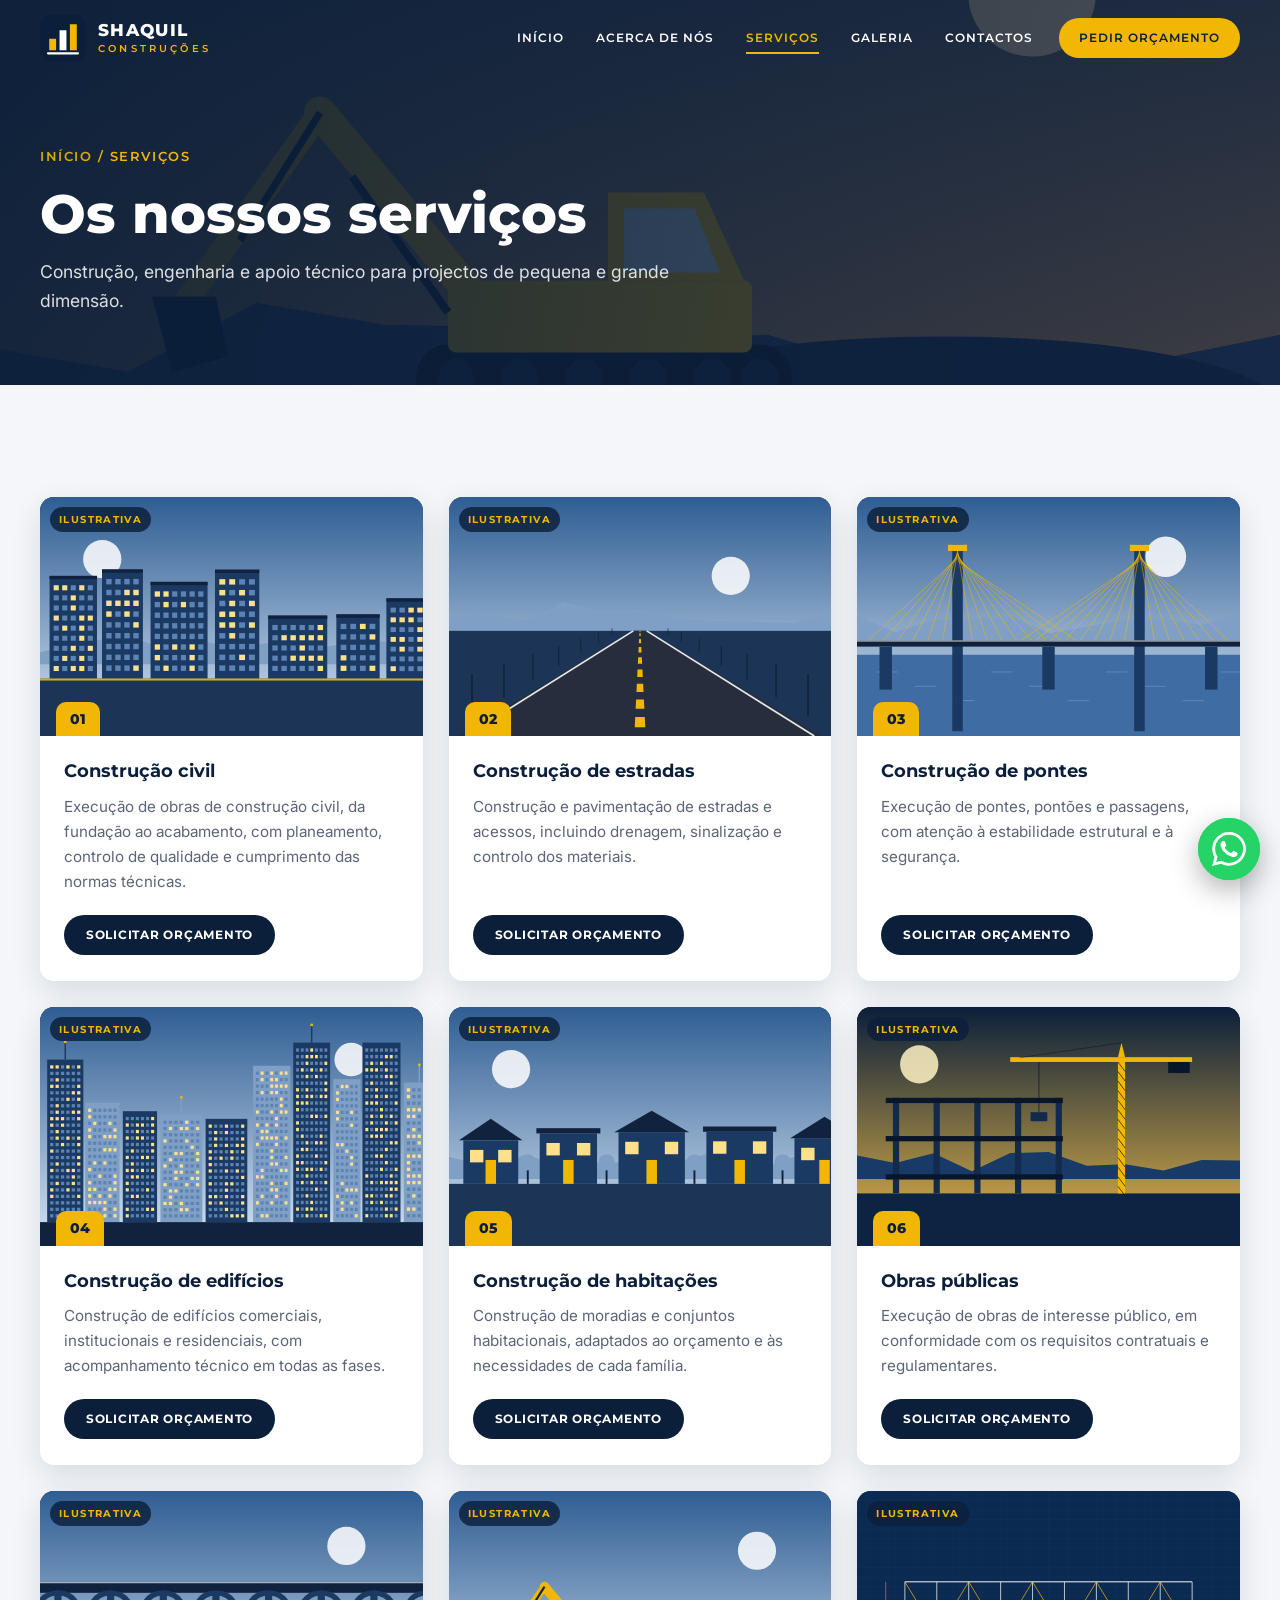
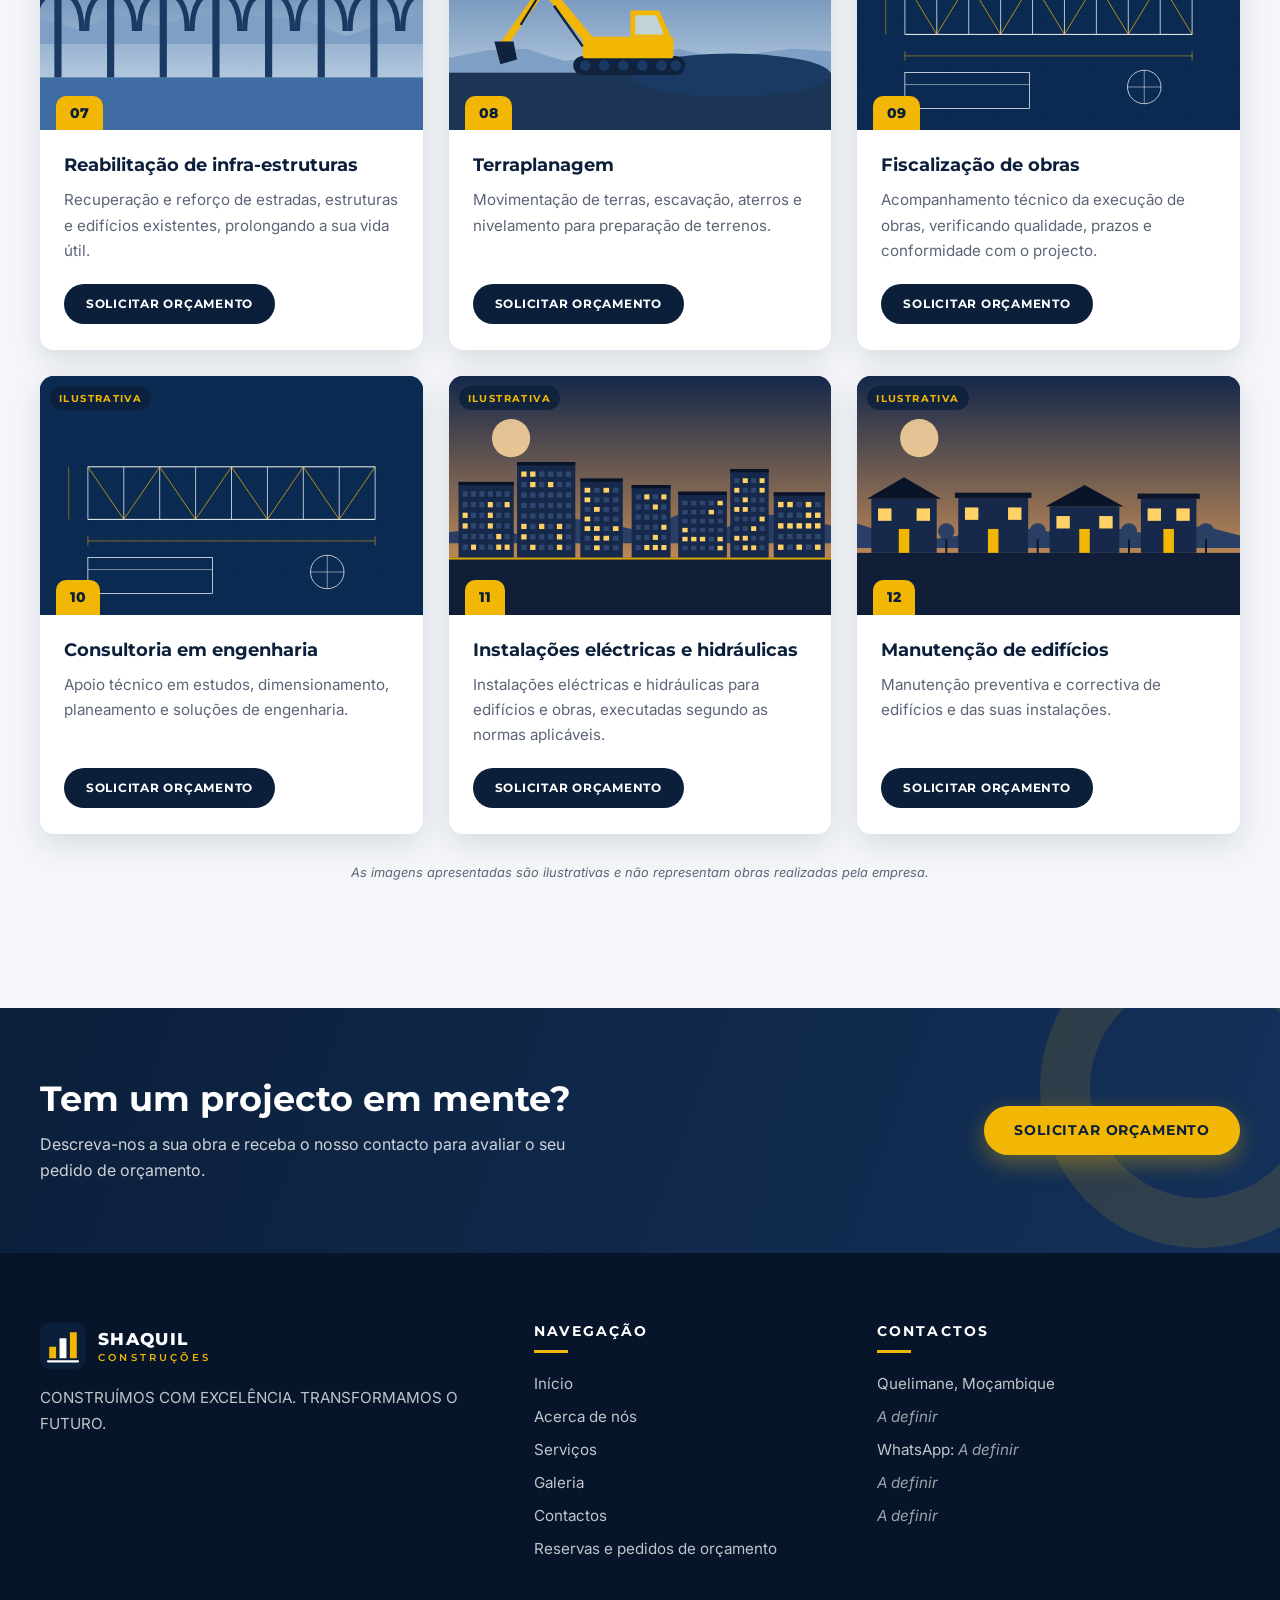
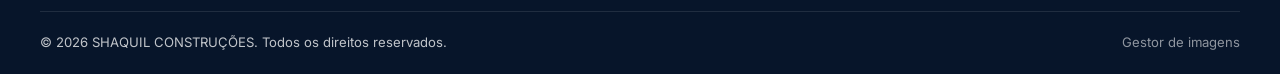
<file: servicos.html>
<!doctype html>
<html lang="pt-MZ">
<head>
<meta charset="utf-8">
<meta name="viewport" content="width=device-width, initial-scale=1">
<title>Serviços — SHAQUIL CONSTRUÇÕES</title>
<meta name="description" content="Construção civil, estradas, pontes, edifícios, habitações, obras públicas, terraplanagem, fiscalização, consultoria e manutenção em Quelimane.">
<meta name="theme-color" content="#0B1F3A">
<meta property="og:type" content="website">
<meta property="og:locale" content="pt_MZ">
<meta property="og:site_name" content="SHAQUIL CONSTRUÇÕES">
<meta property="og:title" content="Serviços — SHAQUIL CONSTRUÇÕES">
<meta property="og:description" content="Construção civil, estradas, pontes, edifícios, habitações, obras públicas, terraplanagem, fiscalização, consultoria e manutenção em Quelimane.">
<link rel="icon" href="assets/images/favicon.svg" type="image/svg+xml">
<link rel="preconnect" href="https://fonts.googleapis.com">
<link rel="preconnect" href="https://fonts.gstatic.com" crossorigin>
<link href="https://fonts.googleapis.com/css2?family=Inter:wght@400;500;600&amp;family=Montserrat:wght@600;700;800&amp;display=swap" rel="stylesheet">
<link rel="stylesheet" href="assets/css/style.css">
</head>
<body data-pagina="servicos">
<noscript><p style="padding:90px 20px 20px;text-align:center">Este website precisa de JavaScript activo para apresentar os conteúdos.</p></noscript>
<main id="conteudo">
<section class="pag-hero" data-hero-img="servicos">
  <div class="container">
    <div class="migalhas"><a href="index.html">Início</a> / Serviços</div>
    <h1>Os nossos serviços</h1>
    <p>Construção, engenharia e apoio técnico para projectos de pequena e grande dimensão.</p>
  </div>
</section>

<section class="secao secao-cinza">
  <div class="container">
    <div class="grelha grelha-3" id="serv-grelha"></div>
    <p class="nota-ilustrativa" id="serv-nota" style="text-align:center;margin-top:28px"></p>
  </div>
</section>
<section class="cta">
  <div class="container">
    <div><h2 data-cfg="textos.ctaTitulo">Tem um projecto em mente?</h2>
    <p data-cfg="textos.ctaTexto">Descreva-nos a sua obra e receba o nosso contacto para avaliar o seu pedido de orçamento.</p></div>
    <a class="btn btn-ouro" href="orcamento.html">Solicitar orçamento</a>
  </div>
</section>

</main>
<script src="assets/js/config.js"></script>
<script src="assets/js/imagens.js"></script>
<script src="assets/js/armazenamento.js"></script>
<script src="assets/js/app.js"></script>
</body>
</html>
</file>
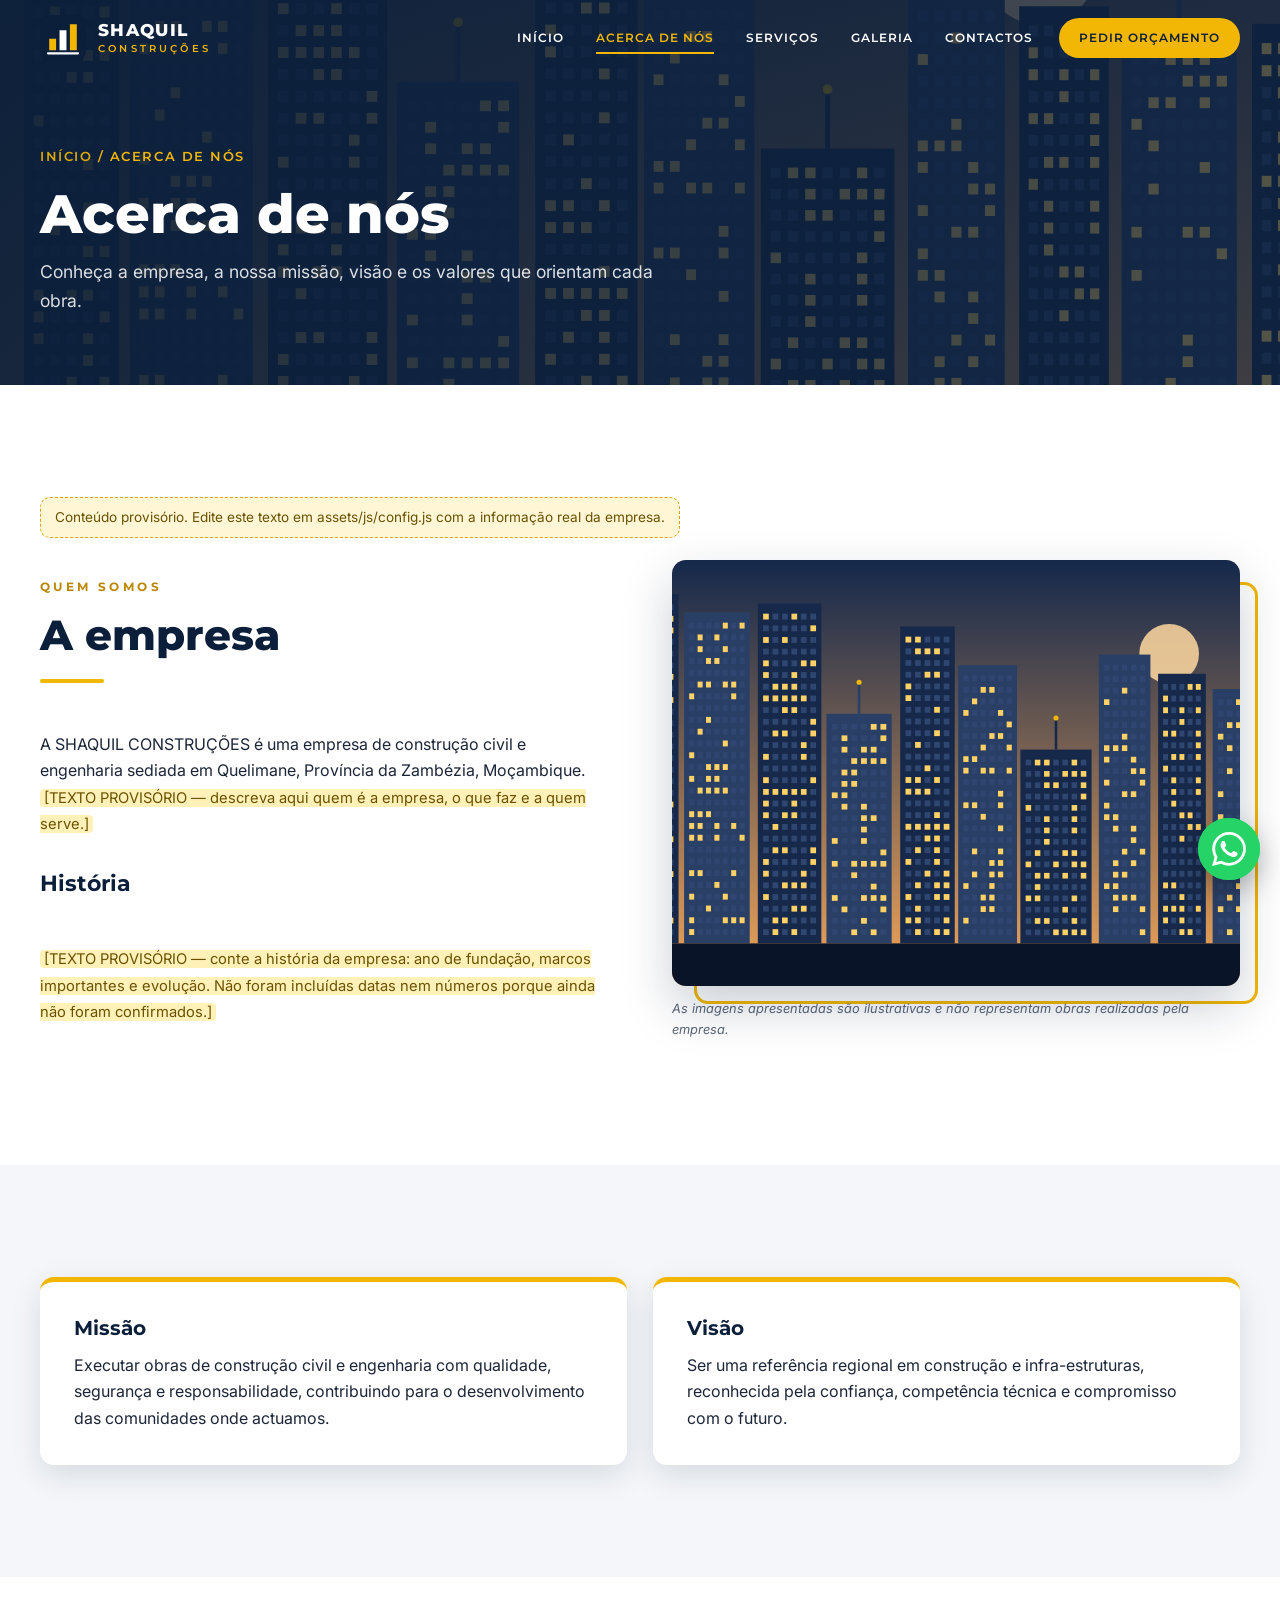
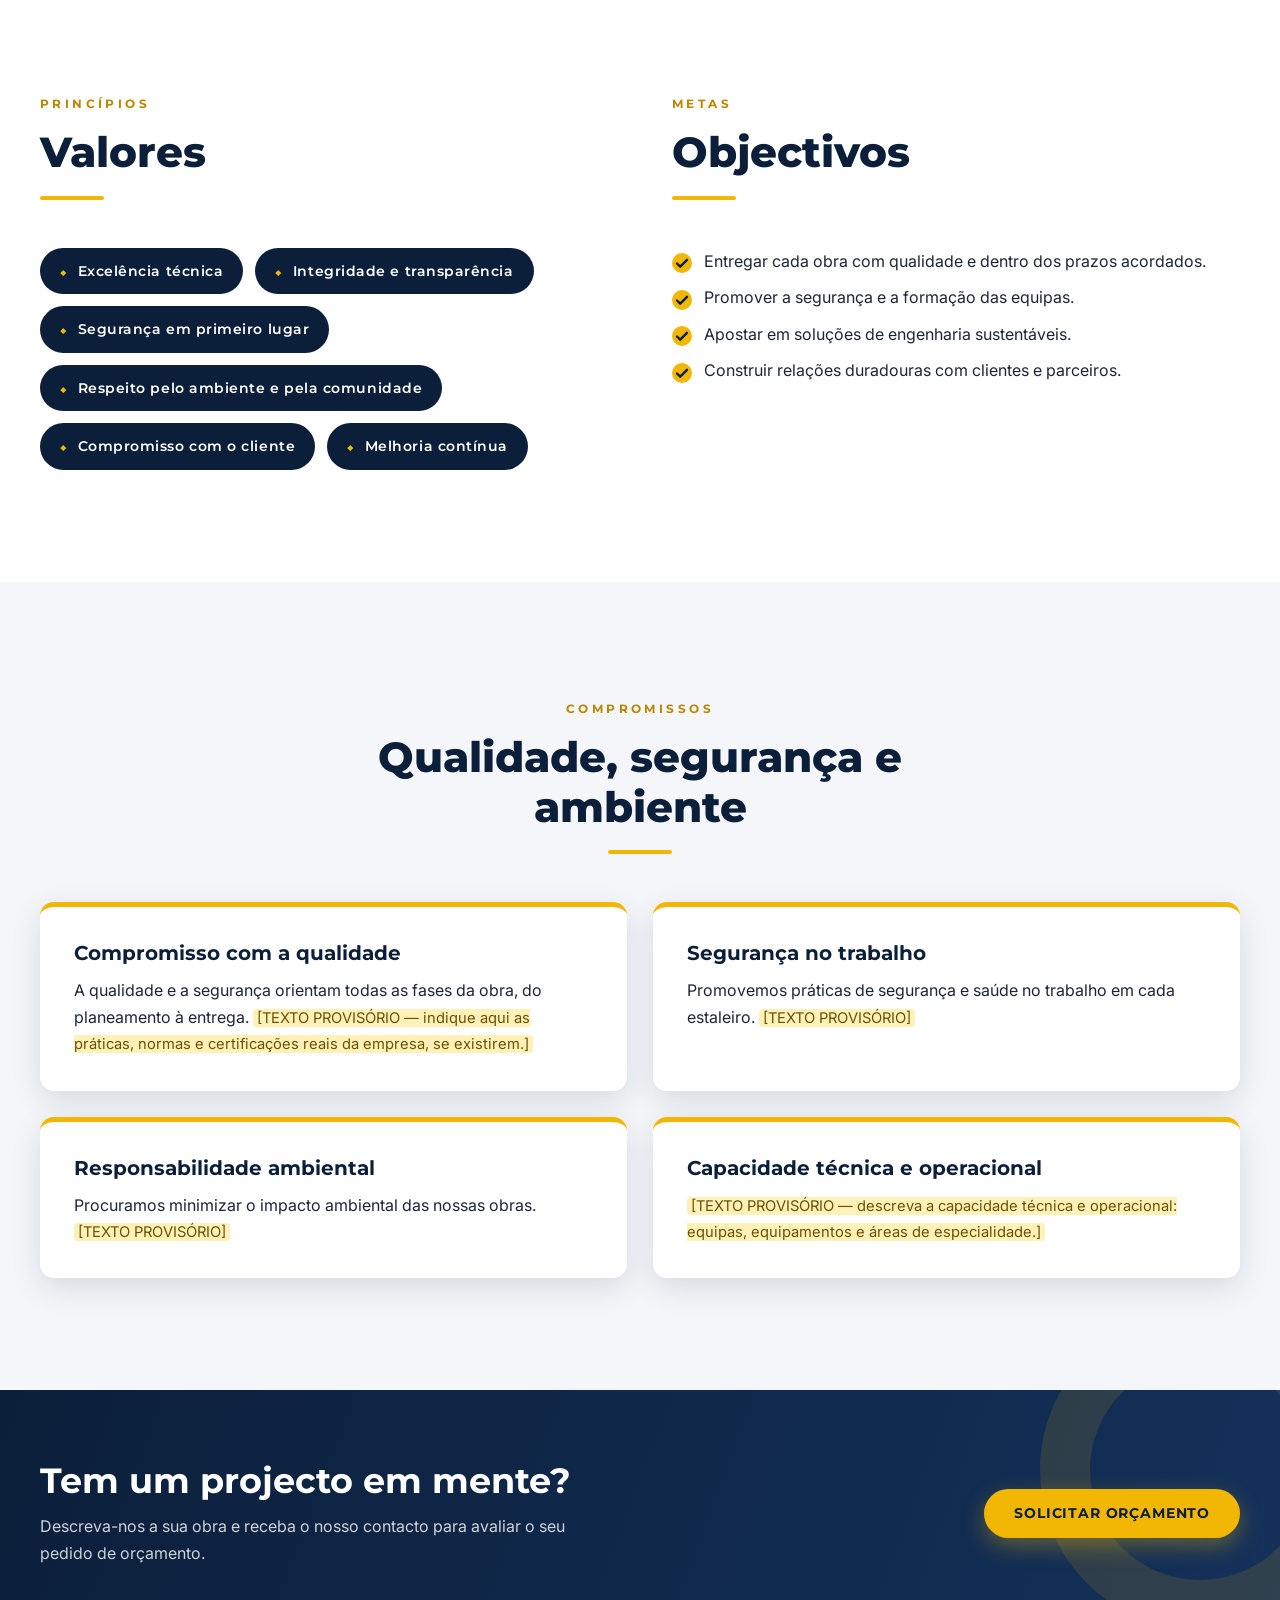
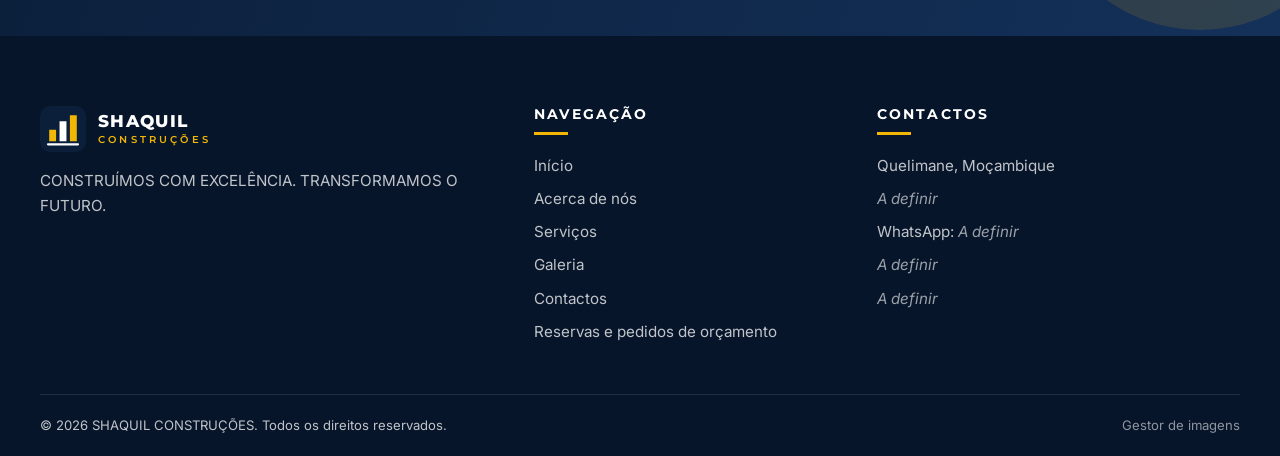
<file: sobre.html>
<!doctype html>
<html lang="pt-MZ">
<head>
<meta charset="utf-8">
<meta name="viewport" content="width=device-width, initial-scale=1">
<title>Acerca de nós — SHAQUIL CONSTRUÇÕES</title>
<meta name="description" content="Conheça a SHAQUIL CONSTRUÇÕES: quem somos, missão, visão, valores e compromisso com a qualidade e a segurança.">
<meta name="theme-color" content="#0B1F3A">
<meta property="og:type" content="website">
<meta property="og:locale" content="pt_MZ">
<meta property="og:site_name" content="SHAQUIL CONSTRUÇÕES">
<meta property="og:title" content="Acerca de nós — SHAQUIL CONSTRUÇÕES">
<meta property="og:description" content="Conheça a SHAQUIL CONSTRUÇÕES: quem somos, missão, visão, valores e compromisso com a qualidade e a segurança.">
<link rel="icon" href="assets/images/favicon.svg" type="image/svg+xml">
<link rel="preconnect" href="https://fonts.googleapis.com">
<link rel="preconnect" href="https://fonts.gstatic.com" crossorigin>
<link href="https://fonts.googleapis.com/css2?family=Inter:wght@400;500;600&amp;family=Montserrat:wght@600;700;800&amp;display=swap" rel="stylesheet">
<link rel="stylesheet" href="assets/css/style.css">
</head>
<body data-pagina="sobre">
<noscript><p style="padding:90px 20px 20px;text-align:center">Este website precisa de JavaScript activo para apresentar os conteúdos.</p></noscript>
<main id="conteudo">
<section class="pag-hero" data-hero-img="sobre">
  <div class="container">
    <div class="migalhas"><a href="index.html">Início</a> / Acerca de nós</div>
    <h1>Acerca de nós</h1>
    <p>Conheça a empresa, a nossa missão, visão e os valores que orientam cada obra.</p>
  </div>
</section>

<section class="secao">
  <div class="container">
    <p class="aviso-provisorio" id="sobre-aviso"></p>
    <div class="duas-col">
      <div class="rev">
        <div class="cab-secao"><span class="sobretitulo">Quem somos</span><h2>A empresa</h2></div>
        <p id="sobre-quem"></p>
        <div class="cab-secao" style="margin-top:34px"><h3 style="font-size:1.4rem">História</h3></div>
        <p id="sobre-historia"></p>
      </div>
      <div class="rev rev-d2">
        <div class="imagem-moldura"><img id="sobre-img" src="assets/images/edificios/arranha-ceus-3.svg" alt="Imagem ilustrativa de arranha-céus" loading="lazy"></div>
        <p class="nota-ilustrativa" id="sobre-nota"></p>
      </div>
    </div>
  </div>
</section>

<section class="secao secao-cinza">
  <div class="container">
    <div class="grelha mvv">
      <div class="bloco rev"><h3>Missão</h3><p id="sobre-missao"></p></div>
      <div class="bloco rev rev-d1"><h3>Visão</h3><p id="sobre-visao"></p></div>
    </div>
  </div>
</section>

<section class="secao">
  <div class="container duas-col" style="align-items:start">
    <div class="rev">
      <div class="cab-secao"><span class="sobretitulo">Princípios</span><h2>Valores</h2></div>
      <ul class="valores" id="sobre-valores"></ul>
    </div>
    <div class="rev rev-d2">
      <div class="cab-secao"><span class="sobretitulo">Metas</span><h2>Objectivos</h2></div>
      <ul class="lista-ticks" id="sobre-objectivos"></ul>
    </div>
  </div>
</section>

<section class="secao secao-cinza">
  <div class="container">
    <div class="cab-secao centro rev"><span class="sobretitulo">Compromissos</span><h2>Qualidade, segurança e ambiente</h2></div>
    <div class="grelha mvv">
      <div class="bloco rev"><h3>Compromisso com a qualidade</h3><p id="sobre-qualidade"></p></div>
      <div class="bloco rev rev-d1"><h3>Segurança no trabalho</h3><p id="sobre-seguranca"></p></div>
      <div class="bloco rev"><h3>Responsabilidade ambiental</h3><p id="sobre-ambiente"></p></div>
      <div class="bloco rev rev-d1"><h3>Capacidade técnica e operacional</h3><p id="sobre-capacidade"></p></div>
    </div>
  </div>
</section>
<section class="cta">
  <div class="container">
    <div><h2 data-cfg="textos.ctaTitulo">Tem um projecto em mente?</h2>
    <p data-cfg="textos.ctaTexto">Descreva-nos a sua obra e receba o nosso contacto para avaliar o seu pedido de orçamento.</p></div>
    <a class="btn btn-ouro" href="orcamento.html">Solicitar orçamento</a>
  </div>
</section>

</main>
<script src="assets/js/config.js"></script>
<script src="assets/js/imagens.js"></script>
<script src="assets/js/armazenamento.js"></script>
<script src="assets/js/app.js"></script>
</body>
</html>
</file>
<file: assets/css/style.css>
/* ==========================================================================
   SHAQUIL CONSTRUÇÕES — Folha de estilos
   As cores vêm de assets/js/config.js (variáveis CSS definidas em runtime).
   ========================================================================== */
:root {
  --marinho: #0B1F3A;
  --marinho-claro: #14315A;
  --dourado: #F2B705;
  --cinzento: #5B6577;
  --fundo: #F4F6F9;
  --branco: #fff;
  --texto: #1c2638;
  --raio: 14px;
  --sombra: 0 10px 30px rgba(11, 31, 58, .12);
  --sombra-forte: 0 20px 50px rgba(11, 31, 58, .22);
  --cabecalho: 76px;
  --max: 1200px;
  --f-titulo: "Montserrat", "Segoe UI", Arial, sans-serif;
  --f-corpo: "Inter", "Segoe UI", Arial, sans-serif;
}

*, *::before, *::after { box-sizing: border-box; }
html { scroll-behavior: smooth; -webkit-text-size-adjust: 100%; }
body { margin: 0; font-family: var(--f-corpo); color: var(--texto); background: var(--branco); line-height: 1.65; font-size: 16px; }
img { max-width: 100%; display: block; }
a { color: inherit; }
h1, h2, h3, h4 { font-family: var(--f-titulo); color: var(--marinho); line-height: 1.2; margin: 0 0 .6em; }
p { margin: 0 0 1em; }
.container { width: min(var(--max), 100% - 40px); margin-inline: auto; }
.sr-only { position: absolute; width: 1px; height: 1px; overflow: hidden; clip: rect(0 0 0 0); white-space: nowrap; }
:focus-visible { outline: 3px solid var(--dourado); outline-offset: 3px; }
.skip { position: absolute; left: -999px; top: 8px; background: var(--dourado); color: var(--marinho); padding: 10px 16px; z-index: 999; border-radius: 8px; font-weight: 700; }
.skip:focus { left: 12px; }

/* ------------------------------ BOTÕES ------------------------------- */
.btn { display: inline-flex; align-items: center; justify-content: center; gap: 8px; font-family: var(--f-titulo); font-weight: 700; font-size: .86rem; letter-spacing: .06em; text-transform: uppercase; text-decoration: none; padding: 15px 28px; border-radius: 999px; border: 2px solid transparent; cursor: pointer; transition: transform .25s, box-shadow .25s, background .25s, color .25s, border-color .25s; line-height: 1.1; }
.btn:hover { transform: translateY(-2px); }
.btn-ouro { background: var(--dourado); color: var(--marinho); box-shadow: 0 8px 22px rgba(242, 183, 5, .35); }
.btn-ouro:hover { box-shadow: 0 12px 28px rgba(242, 183, 5, .5); }
.btn-contorno { border-color: rgba(255, 255, 255, .8); color: #fff; background: transparent; }
.btn-contorno:hover { background: #fff; color: var(--marinho); }
.btn-marinho { background: var(--marinho); color: #fff; }
.btn-marinho:hover { background: var(--marinho-claro); }
.btn-wa { background: #25D366; color: #fff; }
.btn-wa:hover { background: #1fb357; }
.btn-peq { padding: 11px 20px; font-size: .78rem; }
.btn[disabled] { opacity: .6; cursor: not-allowed; transform: none; }

/* ----------------------------- CABEÇALHO ----------------------------- */
.site-header { position: fixed; inset: 0 0 auto 0; height: var(--cabecalho); z-index: 100; display: flex; align-items: center; transition: background .3s, box-shadow .3s, height .3s; }
.site-header.solido, .site-header.fixo { background: rgba(11, 31, 58, .97); box-shadow: 0 6px 24px rgba(0, 0, 0, .25); backdrop-filter: blur(8px); }
.site-header .container { display: flex; align-items: center; justify-content: space-between; gap: 20px; }
.marca { display: flex; align-items: center; gap: 12px; text-decoration: none; color: #fff; }
.marca img { width: 46px; height: 46px; border-radius: 10px; }
.marca-texto { font-family: var(--f-titulo); font-weight: 800; letter-spacing: .08em; font-size: 1.05rem; line-height: 1.05; }
.marca-texto small { display: block; font-weight: 600; color: var(--dourado); font-size: .62rem; letter-spacing: .32em; margin-top: 3px; }
.menu { display: flex; align-items: center; gap: 4px; list-style: none; margin: 0; padding: 0; }
.menu a { display: block; color: #fff; text-decoration: none; font-family: var(--f-titulo); font-weight: 600; font-size: .78rem; letter-spacing: .08em; text-transform: uppercase; padding: 10px 14px; border-radius: 8px; position: relative; transition: color .2s; }
.menu a::after { content: ""; position: absolute; left: 14px; right: 14px; bottom: 4px; height: 2px; background: var(--dourado); transform: scaleX(0); transform-origin: left; transition: transform .25s; }
.menu a:hover::after, .menu a[aria-current="page"]::after { transform: scaleX(1); }
.menu a[aria-current="page"] { color: var(--dourado); }
.menu .menu-cta { background: var(--dourado); color: var(--marinho); margin-left: 8px; border-radius: 999px; padding: 10px 20px; }
.menu .menu-cta::after { display: none; }
.menu .menu-cta:hover { background: #fff; }
.burger { display: none; background: none; border: 0; width: 46px; height: 46px; cursor: pointer; border-radius: 10px; }
.burger span, .burger span::before, .burger span::after { display: block; width: 24px; height: 2px; background: #fff; position: relative; transition: transform .3s, background .3s; margin-inline: auto; }
.burger span::before, .burger span::after { content: ""; position: absolute; left: 0; }
.burger span::before { top: -8px; } .burger span::after { top: 8px; }
.burger[aria-expanded="true"] span { background: transparent; }
.burger[aria-expanded="true"] span::before { transform: translateY(8px) rotate(45deg); }
.burger[aria-expanded="true"] span::after { transform: translateY(-8px) rotate(-45deg); }

/* -------------------------------- HERO -------------------------------- */
.hero { position: relative; min-height: 100vh; min-height: 100svh; display: flex; align-items: center; color: #fff; overflow: hidden; background: var(--marinho); }
.hero-slides, .hero-slide { position: absolute; inset: 0; }
.hero-slide { background-size: cover; background-position: center; opacity: 0; transform: scale(1.06); transition: opacity 1.4s ease, transform 8s ease; }
.hero-slide.activo { opacity: 1; transform: scale(1); }
.hero::after { content: ""; position: absolute; inset: 0; background: linear-gradient(100deg, rgba(11, 31, 58, .88) 0%, rgba(11, 31, 58, .55) 50%, rgba(11, 31, 58, .12) 100%); }
.hero .container { position: relative; z-index: 2; padding-top: calc(var(--cabecalho) + 30px); padding-bottom: 110px; }
.hero-etiqueta { display: inline-flex; align-items: center; gap: 12px; font-family: var(--f-titulo); font-weight: 700; font-size: .78rem; letter-spacing: .28em; text-transform: uppercase; color: var(--dourado); margin-bottom: 20px; }
.hero-etiqueta::before { content: ""; width: 44px; height: 3px; background: var(--dourado); }
.hero h1 { color: #fff; font-size: clamp(2.3rem, 6.2vw, 4.9rem); font-weight: 800; letter-spacing: .01em; margin-bottom: .25em; }
.hero h1 span { color: var(--dourado); }
.hero-slogan { font-family: var(--f-titulo); font-weight: 600; letter-spacing: .14em; font-size: clamp(.8rem, 1.6vw, 1.05rem); color: rgba(255, 255, 255, .88); margin-bottom: 26px; max-width: 640px; }
.hero-frase { min-height: 2.9em; font-size: clamp(1.15rem, 2.6vw, 1.7rem); font-weight: 500; max-width: 640px; margin-bottom: 34px; position: relative; }
.hero-frase span { position: absolute; left: 0; top: 0; opacity: 0; transform: translateY(14px); transition: opacity .7s, transform .7s; }
.hero-frase span.activo { opacity: 1; transform: none; position: relative; }
.hero-botoes { display: flex; flex-wrap: wrap; gap: 14px; }
.hero-controlos { position: absolute; z-index: 3; left: 0; right: 0; bottom: 30px; }
.hero-controlos .container { padding: 0; display: flex; align-items: center; justify-content: space-between; gap: 16px; }
.pontos { display: flex; gap: 8px; flex-wrap: wrap; }
.pontos button { width: 34px; height: 5px; border: 0; padding: 0; background: rgba(255, 255, 255, .35); border-radius: 3px; cursor: pointer; transition: background .3s, width .3s; }
.pontos button.activo { background: var(--dourado); width: 56px; }
.hero-legenda { font-size: .78rem; letter-spacing: .18em; text-transform: uppercase; font-family: var(--f-titulo); font-weight: 600; color: rgba(255, 255, 255, .85); }
.setas { display: flex; gap: 10px; }
.seta { width: 46px; height: 46px; border-radius: 50%; border: 2px solid rgba(255, 255, 255, .6); background: rgba(11, 31, 58, .35); color: #fff; cursor: pointer; font-size: 1.1rem; transition: background .2s, color .2s; display: grid; place-items: center; }
.seta:hover { background: var(--dourado); color: var(--marinho); border-color: var(--dourado); }

/* ------------------------------ SECÇÕES ------------------------------- */
section { position: relative; }
.secao { padding: clamp(64px, 9vw, 112px) 0; }
.secao-cinza { background: var(--fundo); }
.secao-marinho { background: var(--marinho); color: #fff; }
.secao-marinho h2, .secao-marinho h3 { color: #fff; }
.cab-secao { max-width: 720px; margin-bottom: 48px; }
.cab-secao.centro { margin-inline: auto; text-align: center; }
.sobretitulo { display: inline-block; font-family: var(--f-titulo); font-weight: 700; font-size: .76rem; letter-spacing: .28em; text-transform: uppercase; color: #b98700; margin-bottom: 14px; }
.secao-marinho .sobretitulo { color: var(--dourado); }
.cab-secao h2 { font-size: clamp(1.7rem, 3.6vw, 2.6rem); font-weight: 800; }
.cab-secao h2::after { content: ""; display: block; width: 64px; height: 4px; background: var(--dourado); border-radius: 2px; margin-top: 18px; }
.cab-secao.centro h2::after { margin-inline: auto; }
.cab-secao p { color: var(--cinzento); font-size: 1.05rem; }
.secao-marinho .cab-secao p { color: rgba(255, 255, 255, .78); }
.aviso-provisorio { display: inline-block; background: #fff6d6; border: 1px dashed #d9a400; color: #6b5200; border-radius: 10px; padding: 8px 14px; font-size: .85rem; margin-bottom: 22px; }
.secao-marinho .aviso-provisorio { background: rgba(242, 183, 5, .14); color: #ffe08a; border-color: rgba(242, 183, 5, .6); }

/* Apresentação (duas colunas) */
.duas-col { display: grid; grid-template-columns: 1fr 1fr; gap: clamp(30px, 5vw, 70px); align-items: center; }
.imagem-moldura { position: relative; border-radius: var(--raio); overflow: visible; }
.imagem-moldura img { width: 100%; aspect-ratio: 4 / 3; object-fit: cover; border-radius: var(--raio); box-shadow: var(--sombra-forte); }
.imagem-moldura::before { content: ""; position: absolute; inset: 22px -18px -18px 22px; border: 3px solid var(--dourado); border-radius: var(--raio); z-index: -1; }
.nota-ilustrativa { font-size: .8rem; color: var(--cinzento); margin-top: 12px; font-style: italic; }
.lista-ticks { list-style: none; padding: 0; margin: 0 0 24px; display: grid; gap: 10px; }
.lista-ticks li { padding-left: 32px; position: relative; }
.lista-ticks li::before { content: ""; position: absolute; left: 0; top: .35em; width: 20px; height: 20px; border-radius: 50%; background: var(--dourado) url("data:image/svg+xml,%3Csvg xmlns='http://www.w3.org/2000/svg' viewBox='0 0 20 20'%3E%3Cpath d='M5 10.5l3.2 3.2L15 6.8' fill='none' stroke='%230B1F3A' stroke-width='2.4' stroke-linecap='round' stroke-linejoin='round'/%3E%3C/svg%3E") center/contain no-repeat; }

/* Cartões de serviços */
.grelha { display: grid; gap: 26px; }
.grelha-3 { grid-template-columns: repeat(3, 1fr); }
.grelha-2 { grid-template-columns: repeat(2, 1fr); }
.cartao { background: #fff; border-radius: var(--raio); overflow: hidden; box-shadow: var(--sombra); display: flex; flex-direction: column; transition: transform .3s, box-shadow .3s; }
.cartao:hover { transform: translateY(-8px); box-shadow: var(--sombra-forte); }
.cartao-img { position: relative; aspect-ratio: 16 / 10; overflow: hidden; background: var(--marinho); }
.cartao-img img { width: 100%; height: 100%; object-fit: cover; transition: transform .7s; }
.cartao:hover .cartao-img img { transform: scale(1.08); }
.cartao-num { position: absolute; left: 16px; bottom: -1px; background: var(--dourado); color: var(--marinho); font-family: var(--f-titulo); font-weight: 800; padding: 6px 14px; border-radius: 10px 10px 0 0; font-size: .9rem; }
.cartao-corpo { padding: 24px 24px 26px; display: flex; flex-direction: column; flex: 1; }
.cartao-corpo h3 { font-size: 1.15rem; font-weight: 700; }
.cartao-corpo p { color: var(--cinzento); font-size: .95rem; flex: 1; }
.cartao-acoes { display: flex; gap: 10px; flex-wrap: wrap; margin-top: 6px; }
.centro-btn { text-align: center; margin-top: 44px; }

/* Vantagens */
.vantagens { grid-template-columns: repeat(3, 1fr); }
.vantagem { padding: 30px 26px; border-radius: var(--raio); background: rgba(255, 255, 255, .06); border: 1px solid rgba(255, 255, 255, .12); transition: background .3s, transform .3s; }
.vantagem:hover { background: rgba(255, 255, 255, .11); transform: translateY(-5px); }
.vantagem .num { font-family: var(--f-titulo); font-weight: 800; font-size: 2.2rem; color: var(--dourado); line-height: 1; margin-bottom: 14px; display: block; }
.vantagem h3 { color: #fff; font-size: 1.1rem; }
.vantagem p { color: rgba(255, 255, 255, .75); margin: 0; font-size: .95rem; }

/* Projectos em destaque (miniaturas) */
.destaques { display: grid; grid-template-columns: repeat(4, 1fr); gap: 16px; }
.destaque { position: relative; border-radius: var(--raio); overflow: hidden; aspect-ratio: 4 / 5; display: block; background: var(--marinho); text-decoration: none; }
.destaque img { width: 100%; height: 100%; object-fit: cover; transition: transform .7s; }
.destaque:hover img { transform: scale(1.1); }
.destaque span { position: absolute; left: 0; right: 0; bottom: 0; padding: 40px 16px 16px; color: #fff; font-family: var(--f-titulo); font-weight: 700; font-size: .85rem; letter-spacing: .1em; text-transform: uppercase; background: linear-gradient(transparent, rgba(11, 31, 58, .92)); }

/* Testemunhos */
.testemunho { background: #fff; padding: 30px; border-radius: var(--raio); box-shadow: var(--sombra); border-left: 5px solid var(--dourado); }
.testemunho p { font-size: 1.05rem; font-style: italic; }
.testemunho strong { display: block; font-family: var(--f-titulo); color: var(--marinho); }
.testemunho small { color: var(--cinzento); }

/* CTA */
.cta { background: linear-gradient(110deg, var(--marinho) 0%, var(--marinho-claro) 100%); color: #fff; padding: 70px 0; position: relative; overflow: hidden; }
.cta::after { content: ""; position: absolute; right: -80px; top: -80px; width: 320px; height: 320px; border-radius: 50%; border: 50px solid rgba(242, 183, 5, .12); }
.cta .container { display: flex; align-items: center; justify-content: space-between; gap: 30px; flex-wrap: wrap; position: relative; z-index: 1; }
.cta h2 { color: #fff; font-size: clamp(1.5rem, 3vw, 2.2rem); margin-bottom: .3em; }
.cta p { margin: 0; color: rgba(255, 255, 255, .8); max-width: 560px; }

/* --------------------- CABEÇALHO DE PÁGINAS INTERIORES --------------- */
.pag-hero { position: relative; color: #fff; padding: calc(var(--cabecalho) + 70px) 0 70px; background: var(--marinho) center/cover; overflow: hidden; }
.pag-hero::before { content: ""; position: absolute; inset: 0; background: linear-gradient(100deg, rgba(11, 31, 58, .95), rgba(11, 31, 58, .7)); }
.pag-hero .container { position: relative; }
.pag-hero h1 { color: #fff; font-size: clamp(2rem, 5vw, 3.4rem); font-weight: 800; margin-bottom: .2em; }
.pag-hero p { color: rgba(255, 255, 255, .85); max-width: 640px; font-size: 1.1rem; margin: 0; }
.migalhas { font-size: .8rem; letter-spacing: .12em; text-transform: uppercase; font-family: var(--f-titulo); font-weight: 600; color: var(--dourado); margin-bottom: 14px; }
.migalhas a { text-decoration: none; opacity: .9; }
.migalhas a:hover { text-decoration: underline; }

/* Sobre */
.mvv { grid-template-columns: repeat(2, 1fr); }
.bloco { background: #fff; border-radius: var(--raio); padding: 34px; box-shadow: var(--sombra); border-top: 5px solid var(--dourado); }
.bloco h3 { font-size: 1.25rem; }
.bloco p:last-child, .bloco ul:last-child { margin-bottom: 0; }
.valores { display: flex; flex-wrap: wrap; gap: 12px; list-style: none; padding: 0; margin: 0; }
.valores li { background: var(--marinho); color: #fff; padding: 12px 20px; border-radius: 999px; font-family: var(--f-titulo); font-weight: 600; font-size: .85rem; letter-spacing: .04em; }
.valores li::before { content: "◆"; color: var(--dourado); margin-right: 10px; font-size: .7rem; }

/* Galeria */
.filtros { display: flex; gap: 10px; flex-wrap: wrap; margin-bottom: 32px; }
.filtro { font-family: var(--f-titulo); font-weight: 700; font-size: .78rem; letter-spacing: .08em; text-transform: uppercase; padding: 11px 20px; border-radius: 999px; border: 2px solid var(--marinho); background: transparent; color: var(--marinho); cursor: pointer; transition: all .25s; }
.filtro:hover { background: rgba(11, 31, 58, .08); }
.filtro.activo { background: var(--marinho); color: #fff; }
.mini-carrossel { position: relative; border-radius: var(--raio); overflow: hidden; aspect-ratio: 21 / 9; background: var(--marinho); margin-bottom: 44px; box-shadow: var(--sombra-forte); }
.mini-carrossel .hero-slide { opacity: 0; }
.mini-carrossel .hero-slide.activo { opacity: 1; }
.mini-carrossel .legenda { position: absolute; left: 24px; bottom: 22px; z-index: 2; color: #fff; font-family: var(--f-titulo); font-weight: 700; letter-spacing: .12em; text-transform: uppercase; font-size: .9rem; text-shadow: 0 2px 8px rgba(0, 0, 0, .5); }
.mini-carrossel .setas { position: absolute; right: 20px; bottom: 18px; z-index: 2; }
.mini-carrossel::after { content: ""; position: absolute; inset: 0; background: linear-gradient(transparent 55%, rgba(11, 31, 58, .75)); pointer-events: none; }
.galeria-grelha { columns: 3 280px; column-gap: 18px; }
.foto { break-inside: avoid; margin: 0 0 18px; position: relative; border-radius: var(--raio); overflow: hidden; cursor: zoom-in; background: var(--marinho); box-shadow: var(--sombra); animation: aparece .5s both; border: 0; padding: 0; display: block; width: 100%; text-align: left; }
.foto img { width: 100%; height: auto; transition: transform .6s; }
.foto:hover img { transform: scale(1.06); }
.foto figcaption { position: absolute; inset: auto 0 0 0; padding: 36px 16px 14px; color: #fff; font-family: var(--f-titulo); font-weight: 600; font-size: .82rem; letter-spacing: .06em; background: linear-gradient(transparent, rgba(11, 31, 58, .92)); transform: translateY(100%); transition: transform .35s; }
.foto:hover figcaption, .foto:focus-visible figcaption { transform: none; }
@keyframes aparece { from { opacity: 0; transform: translateY(18px) scale(.98); } to { opacity: 1; transform: none; } }
.vazio { text-align: center; padding: 50px 20px; color: var(--cinzento); background: var(--fundo); border-radius: var(--raio); }

/* Lightbox */
.lightbox { position: fixed; inset: 0; z-index: 300; background: rgba(5, 12, 24, .94); display: none; align-items: center; justify-content: center; padding: 24px; }
.lightbox.aberto { display: flex; animation: aparece .3s both; }
.lightbox figure { margin: 0; max-width: min(1200px, 100%); max-height: 100%; text-align: center; }
.lightbox img { max-height: 76vh; max-width: 100%; margin-inline: auto; border-radius: 10px; box-shadow: 0 20px 60px rgba(0, 0, 0, .6); background: var(--marinho); }
.lightbox figcaption { color: #fff; margin-top: 16px; font-family: var(--f-titulo); }
.lightbox figcaption small { display: block; color: rgba(255, 255, 255, .6); font-family: var(--f-corpo); margin-top: 4px; }
.lb-btn { position: absolute; width: 52px; height: 52px; border-radius: 50%; border: 2px solid rgba(255, 255, 255, .5); background: rgba(255, 255, 255, .08); color: #fff; font-size: 1.4rem; cursor: pointer; display: grid; place-items: center; transition: background .2s, color .2s; }
.lb-btn:hover { background: var(--dourado); color: var(--marinho); border-color: var(--dourado); }
.lb-fechar { top: 20px; right: 20px; } .lb-ant { left: 20px; top: 50%; transform: translateY(-50%); } .lb-seg { right: 20px; top: 50%; transform: translateY(-50%); }

/* Formulários */
.form-layout { display: grid; grid-template-columns: 1.5fr 1fr; gap: 36px; align-items: start; }
.form-cartao { background: #fff; border-radius: var(--raio); padding: clamp(24px, 4vw, 40px); box-shadow: var(--sombra-forte); }
.campos { display: grid; grid-template-columns: 1fr 1fr; gap: 18px; }
.campo { display: flex; flex-direction: column; gap: 6px; }
.campo.largo { grid-column: 1 / -1; }
.campo label { font-family: var(--f-titulo); font-weight: 700; font-size: .78rem; letter-spacing: .08em; text-transform: uppercase; color: var(--marinho); }
.campo label .obr { color: #c0392b; }
.campo input, .campo select, .campo textarea { font: inherit; padding: 13px 15px; border: 2px solid #d6dce6; border-radius: 10px; background: #fff; color: var(--texto); transition: border-color .2s, box-shadow .2s; width: 100%; }
.campo textarea { min-height: 130px; resize: vertical; }
.campo input:focus, .campo select:focus, .campo textarea:focus { outline: none; border-color: var(--dourado); box-shadow: 0 0 0 4px rgba(242, 183, 5, .25); }
.campo.erro input, .campo.erro select, .campo.erro textarea { border-color: #c0392b; }
.erro-msg { color: #c0392b; font-size: .82rem; min-height: 1em; }
.form-acoes { display: flex; gap: 14px; flex-wrap: wrap; margin-top: 24px; }
.form-nota { font-size: .85rem; color: var(--cinzento); margin-top: 18px; }
.alerta { padding: 16px 18px; border-radius: 10px; margin-bottom: 22px; font-size: .95rem; }
.alerta-info { background: #eaf2fc; border-left: 4px solid #2f6db5; color: #1c3d66; }
.alerta-ok { background: #e7f7ee; border-left: 4px solid #1f9d55; color: #14532d; }
.alerta-aviso { background: #fff6d6; border-left: 4px solid #d9a400; color: #6b5200; }
.lateral { display: grid; gap: 20px; }
.passos { counter-reset: p; list-style: none; padding: 0; margin: 0; display: grid; gap: 14px; }
.passos li { counter-increment: p; padding-left: 48px; position: relative; }
.passos li::before { content: counter(p); position: absolute; left: 0; top: 0; width: 34px; height: 34px; border-radius: 50%; background: var(--dourado); color: var(--marinho); font-family: var(--f-titulo); font-weight: 800; display: grid; place-items: center; }

/* Contactos */
.contacto-lista { display: grid; gap: 16px; }
.contacto-item { display: flex; gap: 16px; align-items: flex-start; background: #fff; padding: 20px; border-radius: var(--raio); box-shadow: var(--sombra); }
.contacto-item .ico { flex: none; width: 48px; height: 48px; border-radius: 12px; background: var(--marinho); color: var(--dourado); display: grid; place-items: center; }
.contacto-item .ico svg { width: 24px; height: 24px; fill: none; stroke: currentColor; stroke-width: 1.8; stroke-linecap: round; stroke-linejoin: round; }
.contacto-item h3 { font-size: .85rem; letter-spacing: .1em; text-transform: uppercase; margin: 0 0 4px; }
.contacto-item p, .contacto-item a { margin: 0; color: var(--cinzento); text-decoration: none; word-break: break-word; }
.contacto-item a:hover { color: var(--marinho); text-decoration: underline; }
.por-definir { font-style: italic; opacity: .8; }
.mapa { border-radius: var(--raio); overflow: hidden; box-shadow: var(--sombra-forte); background: var(--fundo); }
.mapa iframe { width: 100%; height: 420px; border: 0; display: block; }
.redes { display: flex; gap: 10px; flex-wrap: wrap; list-style: none; padding: 0; margin: 0; }
.redes a { display: inline-flex; padding: 9px 16px; border-radius: 999px; border: 1.5px solid rgba(255, 255, 255, .4); color: #fff; text-decoration: none; font-size: .82rem; font-family: var(--f-titulo); font-weight: 600; letter-spacing: .05em; transition: all .2s; }
.redes a:hover { background: var(--dourado); border-color: var(--dourado); color: var(--marinho); }
.secao:not(.secao-marinho) .redes a { border-color: var(--marinho); color: var(--marinho); }
.secao:not(.secao-marinho) .redes a:hover { background: var(--marinho); color: #fff; }

/* Rodapé */
.rodape { background: #07152a; color: rgba(255, 255, 255, .75); padding: 70px 0 0; font-size: .95rem; }
.rodape-grelha { display: grid; grid-template-columns: 1.5fr 1fr 1.2fr; gap: 40px; padding-bottom: 50px; }
.rodape h4 { color: #fff; font-size: .85rem; letter-spacing: .16em; text-transform: uppercase; margin-bottom: 18px; }
.rodape h4::after { content: ""; display: block; width: 34px; height: 3px; background: var(--dourado); margin-top: 10px; }
.rodape ul { list-style: none; padding: 0; margin: 0; display: grid; gap: 8px; }
.rodape a { text-decoration: none; transition: color .2s; }
.rodape a:hover { color: var(--dourado); }
.rodape .marca { margin-bottom: 16px; }
.rodape-fim { border-top: 1px solid rgba(255, 255, 255, .1); padding: 20px 0; font-size: .82rem; display: flex; justify-content: space-between; gap: 14px; flex-wrap: wrap; }
.rodape-fim a { color: rgba(255, 255, 255, .55); }

/* WhatsApp flutuante */
.wa-flutuante { position: fixed; right: 20px; bottom: 20px; z-index: 90; width: 62px; height: 62px; border-radius: 50%; background: #25D366; display: grid; place-items: center; box-shadow: 0 10px 28px rgba(0, 0, 0, .3); transition: transform .25s; text-decoration: none; }
.wa-flutuante:hover { transform: scale(1.1); }
.wa-flutuante svg { width: 34px; height: 34px; fill: #fff; }
.wa-flutuante::before { content: ""; position: absolute; inset: 0; border-radius: 50%; border: 3px solid #25D366; animation: pulso 2.4s infinite; }
@keyframes pulso { 0% { transform: scale(1); opacity: .7; } 100% { transform: scale(1.6); opacity: 0; } }
.topo { position: fixed; right: 26px; bottom: 96px; z-index: 89; width: 44px; height: 44px; border-radius: 50%; border: 0; background: var(--marinho); color: #fff; cursor: pointer; opacity: 0; pointer-events: none; transition: opacity .3s; font-size: 1.1rem; }
.topo.ver { opacity: .9; pointer-events: auto; }

/* Animações de entrada */
.rev { opacity: 0; transform: translateY(28px); transition: opacity .8s ease, transform .8s ease; }
.rev.visto { opacity: 1; transform: none; }
.rev-d1 { transition-delay: .1s; } .rev-d2 { transition-delay: .2s; } .rev-d3 { transition-delay: .3s; }
@media (prefers-reduced-motion: reduce) {
  *, *::before, *::after { animation: none !important; transition: none !important; scroll-behavior: auto !important; }
  .rev { opacity: 1; transform: none; }
}

/* Gestor de imagens */
.gestor-grelha { display: grid; grid-template-columns: repeat(auto-fill, minmax(210px, 1fr)); gap: 16px; }
.item-img { background: #fff; border-radius: 12px; overflow: hidden; box-shadow: var(--sombra); display: flex; flex-direction: column; }
.item-img.arrastar { outline: 3px dashed var(--dourado); }
.item-img .thumb { aspect-ratio: 4 / 3; background: var(--marinho); position: relative; }
.item-img .thumb img { width: 100%; height: 100%; object-fit: cover; }
.item-img .pos { position: absolute; top: 8px; left: 8px; background: var(--dourado); color: var(--marinho); font-weight: 800; font-family: var(--f-titulo); border-radius: 8px; padding: 2px 10px; font-size: .8rem; }
.item-img .corpo { padding: 12px; display: grid; gap: 8px; }
.item-img select, .item-img input[type=text] { width: 100%; font: inherit; font-size: .85rem; padding: 8px 10px; border: 1.5px solid #d6dce6; border-radius: 8px; }
.item-img .btns { display: flex; gap: 6px; flex-wrap: wrap; }
.mini-btn { font: inherit; font-size: .75rem; font-weight: 700; padding: 7px 10px; border-radius: 8px; border: 1.5px solid var(--marinho); background: #fff; color: var(--marinho); cursor: pointer; }
.mini-btn:hover { background: var(--marinho); color: #fff; }
.mini-btn.perigo { border-color: #c0392b; color: #c0392b; }
.mini-btn.perigo:hover { background: #c0392b; color: #fff; }
.tabs { display: flex; gap: 8px; margin-bottom: 24px; flex-wrap: wrap; }
.zona-largar { border: 3px dashed #b8c2d3; border-radius: var(--raio); padding: 36px 20px; text-align: center; background: #fff; transition: all .2s; }
.zona-largar.sobre { border-color: var(--dourado); background: #fffbea; }
.preview-lote { display: grid; grid-template-columns: repeat(auto-fill, minmax(150px, 1fr)); gap: 12px; margin-top: 20px; }
.preview-lote .item-img .corpo { padding: 8px; }

/* ----------------------------- RESPONSIVO ----------------------------- */
@media (max-width: 1020px) {
  .grelha-3, .vantagens { grid-template-columns: repeat(2, 1fr); }
  .destaques { grid-template-columns: repeat(2, 1fr); }
  .form-layout { grid-template-columns: 1fr; }
  .rodape-grelha { grid-template-columns: 1fr 1fr; }
}
@media (max-width: 900px) {
  .burger { display: block; }
  .menu { position: fixed; inset: var(--cabecalho) 0 auto 0; flex-direction: column; align-items: stretch; background: rgba(11, 31, 58, .98); padding: 14px 20px 26px; gap: 2px; max-height: calc(100vh - var(--cabecalho)); overflow: auto; transform: translateY(-12px); opacity: 0; visibility: hidden; transition: all .3s; border-top: 1px solid rgba(255, 255, 255, .12); }
  .menu.aberto { transform: none; opacity: 1; visibility: visible; }
  .menu a { padding: 15px 8px; font-size: .9rem; }
  .menu a::after { display: none; }
  .menu .menu-cta { margin: 12px 0 0; text-align: center; }
  .site-header { background: rgba(11, 31, 58, .97); }
  .duas-col { grid-template-columns: 1fr; }
  .imagem-moldura::before { inset: 14px -8px -10px 14px; }
}
@media (max-width: 640px) {
  .grelha-3, .grelha-2, .vantagens, .mvv, .campos { grid-template-columns: 1fr; }
  .destaques { grid-template-columns: 1fr 1fr; gap: 10px; }
  .hero .container { padding-bottom: 130px; }
  .hero-legenda { display: none; }
  .mini-carrossel { aspect-ratio: 4 / 3; }
  .rodape-grelha { grid-template-columns: 1fr; }
  .lb-ant { left: 8px; } .lb-seg { right: 8px; } .lb-fechar { top: 10px; right: 10px; }
  .btn { padding: 14px 22px; }
  .marca-texto { font-size: .92rem; }
}

/* ------------------------- Complementos ------------------------- */
[hidden] { display: none !important; }
.hero-logo { width: 84px; height: 84px; border-radius: 18px; margin-bottom: 22px; box-shadow: 0 10px 30px rgba(0, 0, 0, .35); }
.hero h1 b { font-weight: 800; color: #fff; }
.hero h1 span { color: var(--dourado); }
.prov { background: #fff1b8; color: #6b5200; padding: 0 4px; border-radius: 4px; font-size: .92em; }
.secao-marinho .prov { background: rgba(242, 183, 5, .2); color: #ffe08a; }
.aviso-local { position: fixed; left: 16px; bottom: 16px; z-index: 95; max-width: calc(100% - 110px); background: #fff6d6; color: #6b5200; border: 1px solid #d9a400; border-radius: 10px; padding: 9px 14px; font-size: .78rem; text-decoration: none; box-shadow: var(--sombra); }
code { background: rgba(11, 31, 58, .08); padding: 1px 6px; border-radius: 5px; font-size: .9em; }

.chip-ilus { position: absolute; top: 10px; left: 10px; z-index: 2; background: rgba(11, 31, 58, .82); color: var(--dourado); font-family: var(--f-titulo); font-weight: 700; font-size: .62rem; letter-spacing: .14em; text-transform: uppercase; padding: 4px 9px; border-radius: 999px; pointer-events: none; }
.destaque, .foto { position: relative; }
</file>
